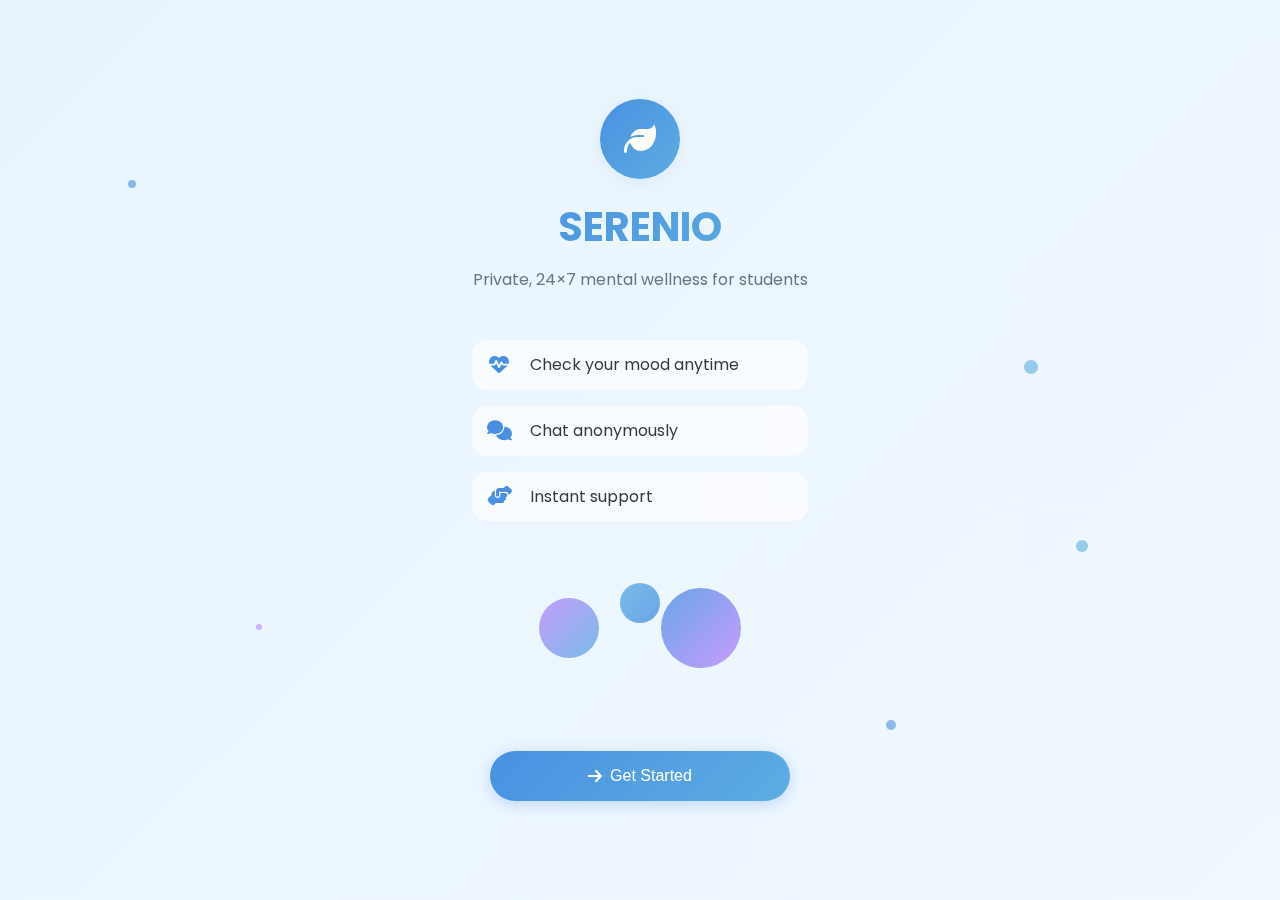
<file: index.html>
<!DOCTYPE html>
<html lang="en">
<head>
    <meta charset="UTF-8">
    <meta name="viewport" content="width=device-width, initial-scale=1.0">
    <title>Serenio - Mental Wellness for Students</title>
    <link href="https://fonts.googleapis.com/css2?family=Poppins:wght@300;400;500;600;700&display=swap" rel="stylesheet">
    <link rel="stylesheet" href="https://cdn.jsdelivr.net/npm/@fortawesome/fontawesome-free@6.4.0/css/all.min.css">
    <link rel="stylesheet" href="styles.css">
</head>
<body class="welcome-body">
    <div class="welcome-container">
        <!-- Logo and App Name -->
        <div class="logo-section">
            <div class="logo-circle">
                <i class="fas fa-leaf"></i>
            </div>
            <h1 class="app-name">SERENIO</h1>
            <p class="tagline">Private, 24×7 mental wellness for students</p>
        </div>

        <!-- Benefits Section -->
        <div class="benefits-section">
            <div class="benefit-item">
                <i class="fas fa-heart-pulse"></i>
                <span>Check your mood anytime</span>
            </div>
            <div class="benefit-item">
                <i class="fas fa-comments"></i>
                <span>Chat anonymously</span>
            </div>
            <div class="benefit-item">
                <i class="fas fa-hands-helping"></i>
                <span>Instant support</span>
            </div>
        </div>

        <!-- Illustration -->
        <div class="illustration">
            <div class="student-shape shape1"></div>
            <div class="student-shape shape2"></div>
            <div class="student-shape shape3"></div>
        </div>

        <!-- Get Started Button -->
        <div class="cta-section">
            <button class="btn-primary" onclick="window.location.href='login.html'">
                <i class="fas fa-arrow-right"></i>
                Get Started
            </button>
        </div>
    </div>

    <!-- Floating Particles -->
    <div class="floating-particles">
        <div class="particle particle1"></div>
        <div class="particle particle2"></div>
        <div class="particle particle3"></div>
        <div class="particle particle4"></div>
        <div class="particle particle5"></div>
    </div>
</body>
</html>
</file>
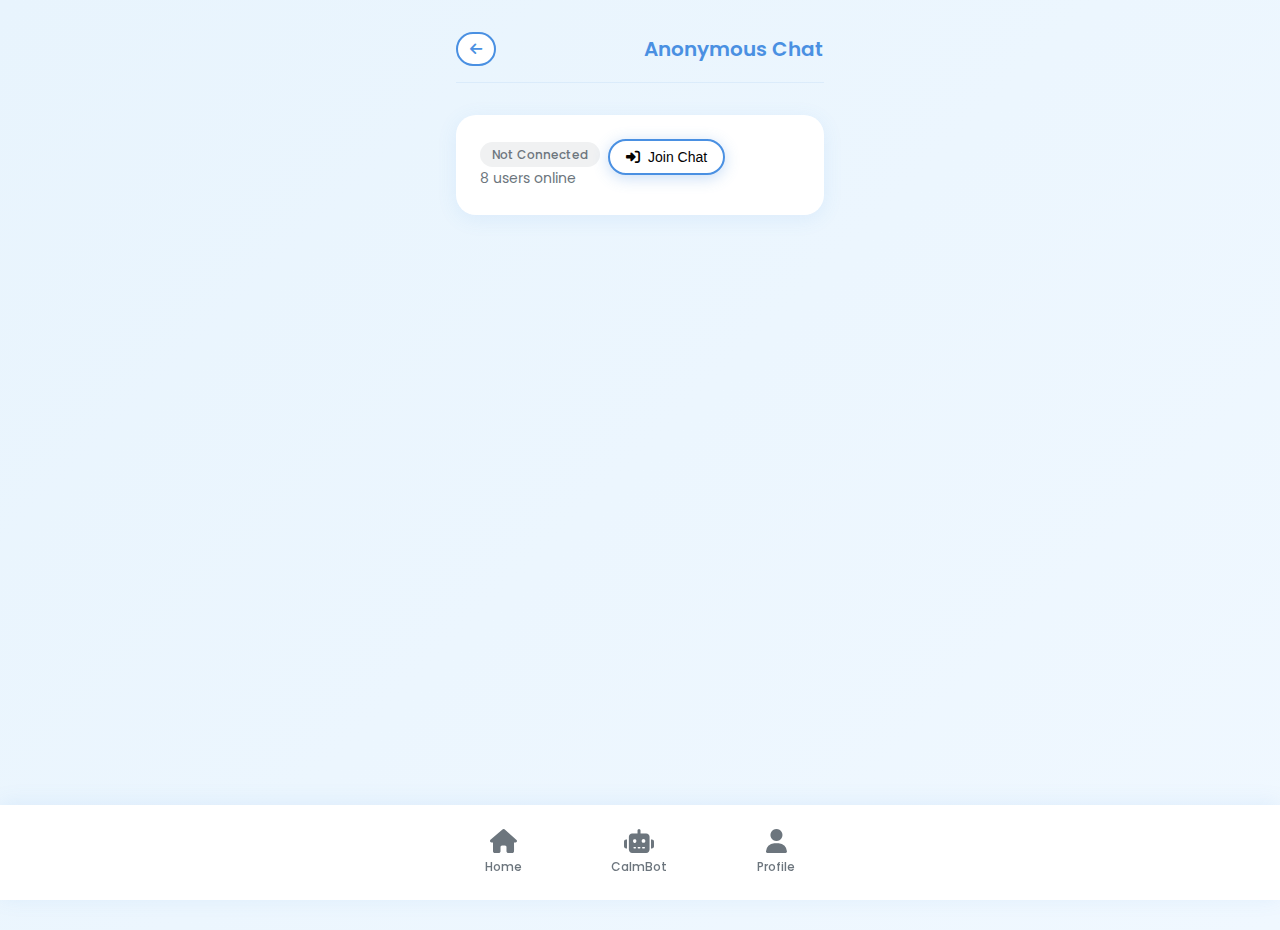
<file: anonymous-chat.html>
<!DOCTYPE html>
<html lang="en">
<head>
    <meta charset="UTF-8">
    <meta name="viewport" content="width=device-width, initial-scale=1.0">
    <title>Serenio - Anonymous Chat</title>
    <link href="https://fonts.googleapis.com/css2?family=Poppins:wght@300;400;500;600;700&display=swap" rel="stylesheet">
    <link rel="stylesheet" href="https://cdn.jsdelivr.net/npm/@fortawesome/fontawesome-free@6.4.0/css/all.min.css">
    <link rel="stylesheet" href="styles.css">
</head>
<body>
    <div class="page-container">
        <!-- Header -->
        <div class="app-header">
            <button class="btn-secondary btn-small" onclick="window.location.href='dashboard.html'" style="max-width: 40px;">
                <i class="fas fa-arrow-left"></i>
            </button>
            <h1 class="header-title">Anonymous Chat</h1>
            <!-- <button class="btn-secondary btn-small" onclick="showChatInfo()">
                <i class="fas fa-info-circle"></i>
            </button> -->
        </div>

        <!-- Page Content -->
        <div class="page-content">
            <!-- Chat Header -->
            <!-- <div class="chat-header">
                <div class="safety-notice">
                    <i class="fas fa-shield-alt" style="margin-right: 0.5rem;"></i>
                    This is a moderated anonymous space
                </div>
                <p style="margin: 0.5rem 0 0 0; font-size: 0.875rem; color: var(--medium-gray);">
                    Connect with others safely and anonymously
                </p>
            </div> -->

            <!-- Chat Status -->
            <div class="card">
                <div class="flex align-center justify-space-between">
                    <div>
                        <span id="chatStatus" class="status-indicator status-offline">Not Connected</span>
                        <p style="margin: 0; font-size: 0.875rem; color: var(--medium-gray);">
                            <span id="userCount">0</span> users online
                        </p>
                    </div>
                    <div class="chat-controls">
                        <button id="joinBtn" class="btn-primary btn-small join-btn" onclick="joinChat()">
                            <i class="fas fa-sign-in-alt"></i>
                            Join Chat
                        </button>
                        <button id="leaveBtn" class="btn-secondary btn-small leave-btn hidden" onclick="leaveChat()">
                            <i class="fas fa-sign-out-alt"></i>
                            Leave Chat
                        </button>
                    </div>
                </div>
            </div>

            <!-- Chat Container -->
            <div class="chat-container" id="chatContainer" style="display: none;">
                <!-- Chat Messages -->
                <div class="chat-messages" id="anonymousMessages">
                    <div class="anonymous-message">
                        <div class="message-header">System</div>
                        <div class="message-bubble message-bot" style="background: rgba(40, 167, 69, 0.1); color: var(--success);">
                            Welcome to the anonymous support chat! Be kind and respectful to others.
                        </div>
                    </div>
                </div>

                <!-- Chat Input -->
                <div class="chat-input-container">
                    <input type="text" id="anonymousChatInput" class="chat-input" 
                           placeholder="Type your message..." onkeypress="handleAnonymousKeyPress(event)">
                    <button class="send-btn" onclick="sendAnonymousMessage()">
                        <i class="fas fa-paper-plane"></i>
                    </button>
                </div>
            </div>

            <!-- Connection Guide -->
            
        </div>

        <!-- Bottom Navigation -->
        <nav class="bottom-nav">
            <div class="nav-container">
                <a href="dashboard.html" class="nav-item">
                    <i class="fas fa-home"></i>
                    <span>Home</span>
                </a>
                <a href="chatbot.html" class="nav-item">
                    <i class="fas fa-robot"></i>
                    <span>CalmBot</span>
                </a>
                <a href="profile.html" class="nav-item">
                    <i class="fas fa-user"></i>
                    <span>Profile</span>
                </a>
            </div>
        </nav>

        <!-- Chat Info Modal -->
        <div id="chatInfoModal" class="modal hidden">
            <div class="modal-content">
                <div class="modal-header">
                    <h3>Anonymous Chat Guidelines</h3>
                    <button class="close-modal" onclick="hideChatInfo()">
                        <i class="fas fa-times"></i>
                    </button>
                </div>
                <div class="modal-body">
                    <div style="margin-bottom: 1rem;">
                        <h4 style="color: var(--success); margin-bottom: 0.5rem;">
                            <i class="fas fa-check-circle"></i> Do:
                        </h4>
                        <ul style="margin-left: 1rem; color: var(--medium-gray);">
                            <li>Be supportive and empathetic</li>
                            <li>Share your experiences if comfortable</li>
                            <li>Listen actively to others</li>
                            <li>Encourage seeking professional help when appropriate</li>
                            <li>Report concerning messages to moderators</li>
                        </ul>
                    </div>
                    <div>
                        <h4 style="color: var(--danger); margin-bottom: 0.5rem;">
                            <i class="fas fa-times-circle"></i> Don't:
                        </h4>
                        <ul style="margin-left: 1rem; color: var(--medium-gray);">
                            <li>Share personal information (name, location, contact details)</li>
                            <li>Give medical or professional advice</li>
                            <li>Be judgmental or dismissive</li>
                            <li>Share graphic content or triggers without warnings</li>
                            <li>Engage in harmful or inappropriate conversations</li>
                        </ul>
                    </div>
                    <div class="mt-2" style="background: var(--light-blue); padding: 1rem; border-radius: 10px;">
                        <p style="margin: 0; font-size: 0.875rem; color: var(--primary-blue);">
                            <i class="fas fa-info-circle"></i>
                            <strong>Remember:</strong> This is peer support, not professional therapy. 
                            If you're in crisis, please contact emergency services or a crisis helpline.
                        </p>
                    </div>
                </div>
            </div>
        </div>
    </div>

    <script src="anonymous-chat.js"></script>
</body>
</html>
</file>
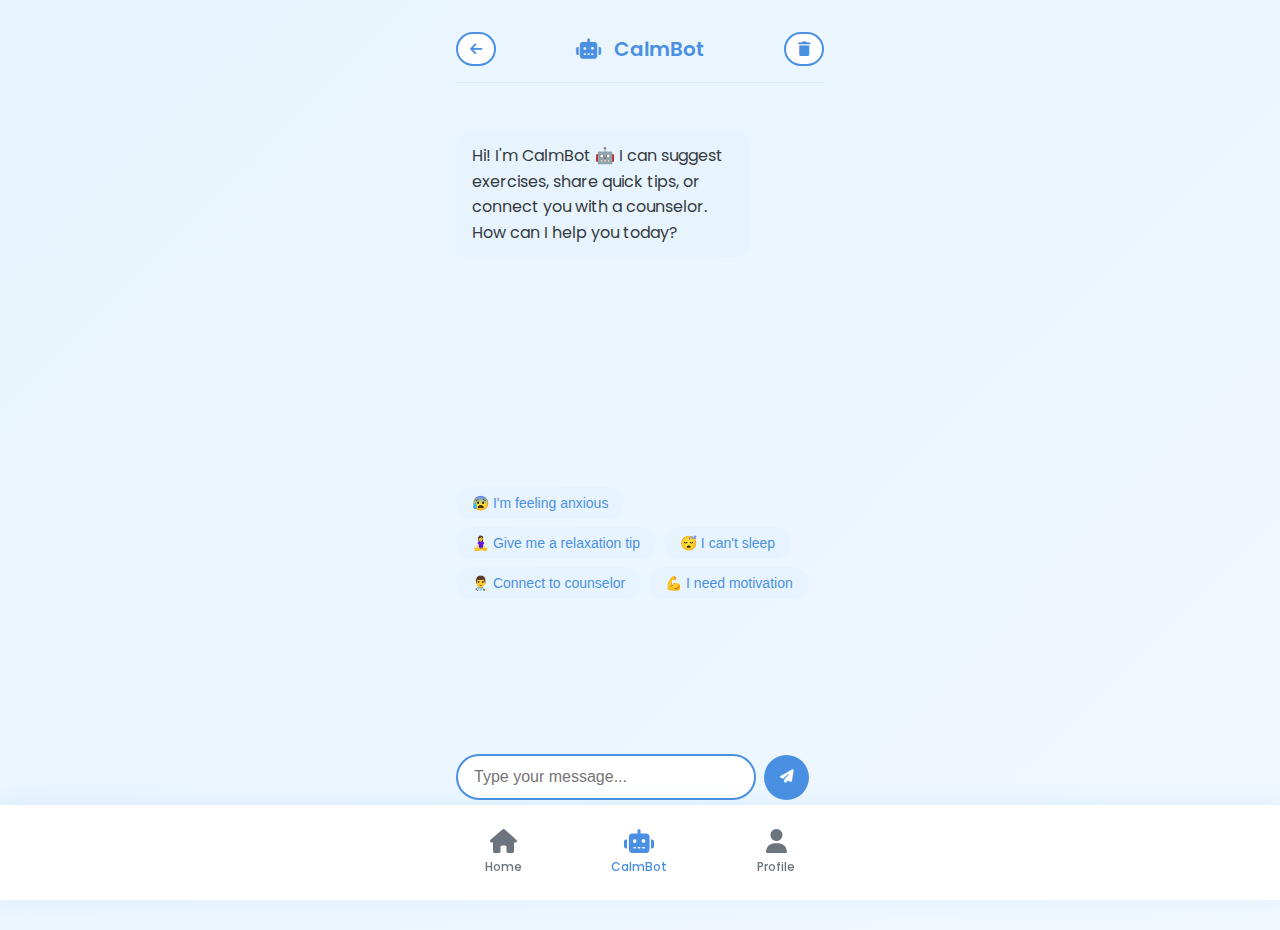
<file: chatbot.html>
<!DOCTYPE html>
<html lang="en">
<head>
    <meta charset="UTF-8">
    <meta name="viewport" content="width=device-width, initial-scale=1.0">
    <title>Serenio - CalmBot</title>
    <link href="https://fonts.googleapis.com/css2?family=Poppins:wght@300;400;500;600;700&display=swap" rel="stylesheet">
    <link rel="stylesheet" href="https://cdn.jsdelivr.net/npm/@fortawesome/fontawesome-free@6.4.0/css/all.min.css">
    <link rel="stylesheet" href="styles.css">
</head>
<body>
    <div class="page-container">
        <!-- Header -->
        <div class="app-header">
            <button class="btn-secondary btn-small" onclick="window.location.href='dashboard.html'" style="max-width: 40px;">
                <i class="fas fa-arrow-left"></i>
            </button>
            <h1 class="header-title">
                <i class="fas fa-robot" style="margin-right: 0.5rem;"></i>
                CalmBot
            </h1>
            <button class="btn-secondary btn-small" onclick="clearChat()" style="max-width: 40px;">
                <i class="fas fa-trash"></i>
            </button>
        </div>

        <!-- Page Content -->
        <div class="page-content">
            <!-- Chat Container -->
            <div class="chat-container">
                <!-- Chat Messages -->
                <div class="chat-messages" id="chatMessages">
                    <!-- Welcome Message -->
                    <div class="chat-message message-bot">
                        <div class="message-bubble">
                            Hi! I'm CalmBot 🤖 I can suggest exercises, share quick tips, or connect you with a counselor. How can I help you today?
                        </div>
                    </div>
                </div>

                <!-- Quick Replies -->
                <div class="quick-replies" id="quickReplies">
                    <button class="quick-reply" onclick="sendQuickReply('I\'m feeling anxious')">
                        😰 I'm feeling anxious
                    </button>
                    <button class="quick-reply" onclick="sendQuickReply('Give me a relaxation tip')">
                        🧘‍♀️ Give me a relaxation tip
                    </button>
                    <button class="quick-reply" onclick="sendQuickReply('I can\'t sleep')">
                        😴 I can't sleep
                    </button>
                    <button class="quick-reply" onclick="sendQuickReply('Connect to counselor')">
                        👨‍⚕️ Connect to counselor
                    </button>
                    <button class="quick-reply" onclick="sendQuickReply('I need motivation')">
                        💪 I need motivation
                    </button>
                </div>

                <!-- Chat Input -->
                <div class="chat-input-container">
                    <input type="text" id="chatInput" class="chat-input" 
                           placeholder="Type your message..." onkeypress="handleKeyPress(event)">
                    <button class="send-btn" onclick="sendMessage()">
                        <i class="fas fa-paper-plane"></i>
                    </button>
                </div>
            </div>
        </div>

        <!-- Bottom Navigation -->
        <nav class="bottom-nav">
            <div class="nav-container">
                <a href="dashboard.html" class="nav-item">
                    <i class="fas fa-home"></i>
                    <span>Home</span>
                </a>
                <a href="chatbot.html" class="nav-item active">
                    <i class="fas fa-robot"></i>
                    <span>CalmBot</span>
                </a>
                <a href="profile.html" class="nav-item">
                    <i class="fas fa-user"></i>
                    <span>Profile</span>
                </a>
            </div>
        </nav>

        <!-- Exercise Modal -->
        <div id="exerciseModal" class="modal hidden">
            <div class="modal-content">
                <div class="modal-header">
                    <h3 id="exerciseTitle">Relaxation Exercise</h3>
                    <button class="close-modal" onclick="closeExerciseModal()">
                        <i class="fas fa-times"></i>
                    </button>
                </div>
                <div class="modal-body text-center">
                    <div id="exerciseContent">
                        <!-- Exercise content will be dynamically inserted -->
                    </div>
                    <div class="mt-2">
                        <button class="btn-primary" onclick="startExercise()" id="startExerciseBtn">
                            <i class="fas fa-play"></i>
                            Start Exercise
                        </button>
                        <button class="btn-secondary" onclick="closeExerciseModal()">
                            <i class="fas fa-times"></i>
                            Close
                        </button>
                    </div>
                </div>
            </div>
        </div>
    </div>

    <script src="chatbot.js"></script>
</body>
</html>
</file>
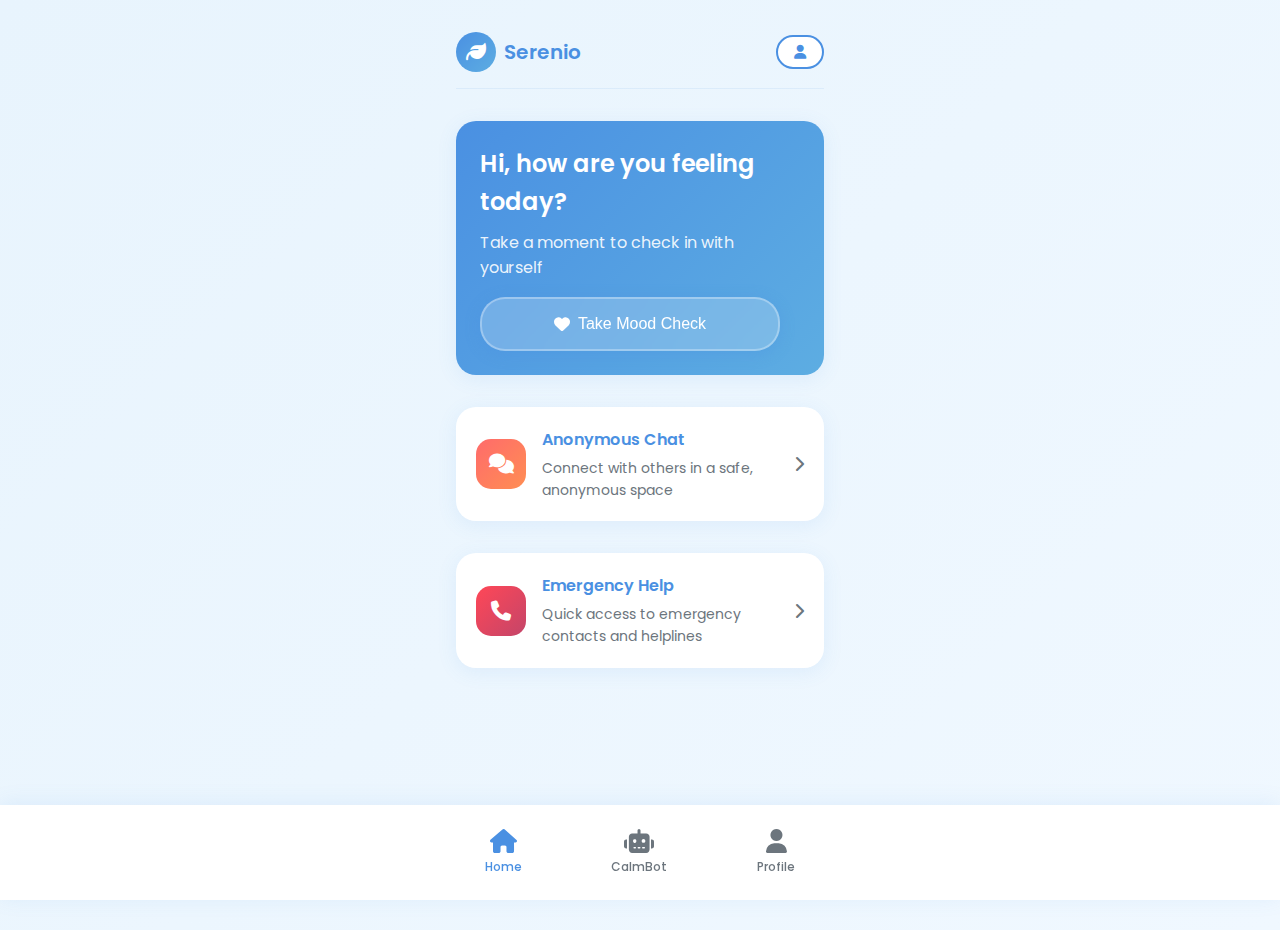
<file: dashboard.html>
<!DOCTYPE html>
<html lang="en">
<head>
    <meta charset="UTF-8">
    <meta name="viewport" content="width=device-width, initial-scale=1.0">
    <title>Serenio - Dashboard</title>
    <link href="https://fonts.googleapis.com/css2?family=Poppins:wght@300;400;500;600;700&display=swap" rel="stylesheet">
    <link rel="stylesheet" href="https://cdn.jsdelivr.net/npm/@fortawesome/fontawesome-free@6.4.0/css/all.min.css">
    <link rel="stylesheet" href="styles.css">
</head>
<body>
    <div class="page-container">
        <!-- Header -->
        <div class="app-header">
            <div class="header-logo">
                <div class="header-logo-icon">
                    <i class="fas fa-leaf"></i>
                </div>
                <h1 class="header-title">Serenio</h1>
            </div>
            <div class="header-actions">
                <button class="btn-secondary btn-small" onclick="showUserMenu()">
                    <i class="fas fa-user"></i>
                </button>
            </div>
        </div>

        <!-- Page Content -->
        <div class="page-content">
            <!-- Greeting Card -->
            <div class="greeting-card">
                <h2 id="userGreeting">Hi, how are you feeling today?</h2>
                <p>Take a moment to check in with yourself</p>
                <button class="btn-primary mood-check-btn" onclick="window.location.href='mood-check.html'">
                    <i class="fas fa-heart"></i>
                    Take Mood Check
                </button>
            </div>

            <!-- Feature Grid -->
            <div class="feature-grid">
                <!-- Anonymous Chat -->
                <div class="card feature-card" onclick="window.location.href='anonymous-chat.html'">
                    <div class="feature-icon chat">
                        <i class="fas fa-comments"></i>
                    </div>
                    <div class="feature-info">
                        <h3>Anonymous Chat</h3>
                        <p>Connect with others in a safe, anonymous space</p>
                    </div>
                    <i class="fas fa-chevron-right" style="color: var(--medium-gray);"></i>
                </div>

                <!-- Emergency Help -->
                <div class="card feature-card" onclick="window.location.href='emergency-help.html'">
                    <div class="feature-icon emergency">
                        <i class="fas fa-phone"></i>
                    </div>
                    <div class="feature-info">
                        <h3>Emergency Help</h3>
                        <p>Quick access to emergency contacts and helplines</p>
                    </div>
                    <i class="fas fa-chevron-right" style="color: var(--medium-gray);"></i>
                </div>

                <!-- Resources -->
                <!-- <div class="card feature-card" onclick="window.location.href='resources.html'">
                    <div class="feature-icon resources">
                        <i class="fas fa-book-open"></i>
                    </div>
                    <div class="feature-info">
                        <h3>Resources</h3>
                        <p>Helpful guides, exercises, and wellness tips</p>
                    </div>
                    <i class="fas fa-chevron-right" style="color: var(--medium-gray);"></i>
                </div> -->
            </div>
        </div>

        <!-- Bottom Navigation -->
        <nav class="bottom-nav">
            <div class="nav-container">
                <a href="dashboard.html" class="nav-item active">
                    <i class="fas fa-home"></i>
                    <span>Home</span>
                </a>
                <a href="chatbot.html" class="nav-item">
                    <i class="fas fa-robot"></i>
                    <span>CalmBot</span>
                </a>
                <a href="profile.html" class="nav-item">
                    <i class="fas fa-user"></i>
                    <span>Profile</span>
                </a>
            </div>
        </nav>

        <!-- User Menu Modal (Hidden by default) -->
        <div id="userMenuModal" class="modal hidden">
            <div class="modal-content">
                <div class="modal-header">
                    <h3>User Menu</h3>
                    <button class="close-modal" onclick="hideUserMenu()">
                        <i class="fas fa-times"></i>
                    </button>
                </div>
                <div class="modal-body">
                    <div class="menu-item" onclick="window.location.href='profile.html'">
                        <i class="fas fa-user"></i>
                        <span>View Profile</span>
                    </div>
                    <div class="menu-item" onclick="window.location.href='counselors.html'">
                        <i class="fas fa-user-md"></i>
                        <span>Connect to Counselor</span>
                    </div>
                    <div class="menu-item" onclick="logout()">
                        <i class="fas fa-sign-out-alt"></i>
                        <span>Sign Out</span>
                    </div>
                </div>
            </div>
        </div>
    </div>

    <script src="dashboard.js"></script>
</body>
</html>
</file>
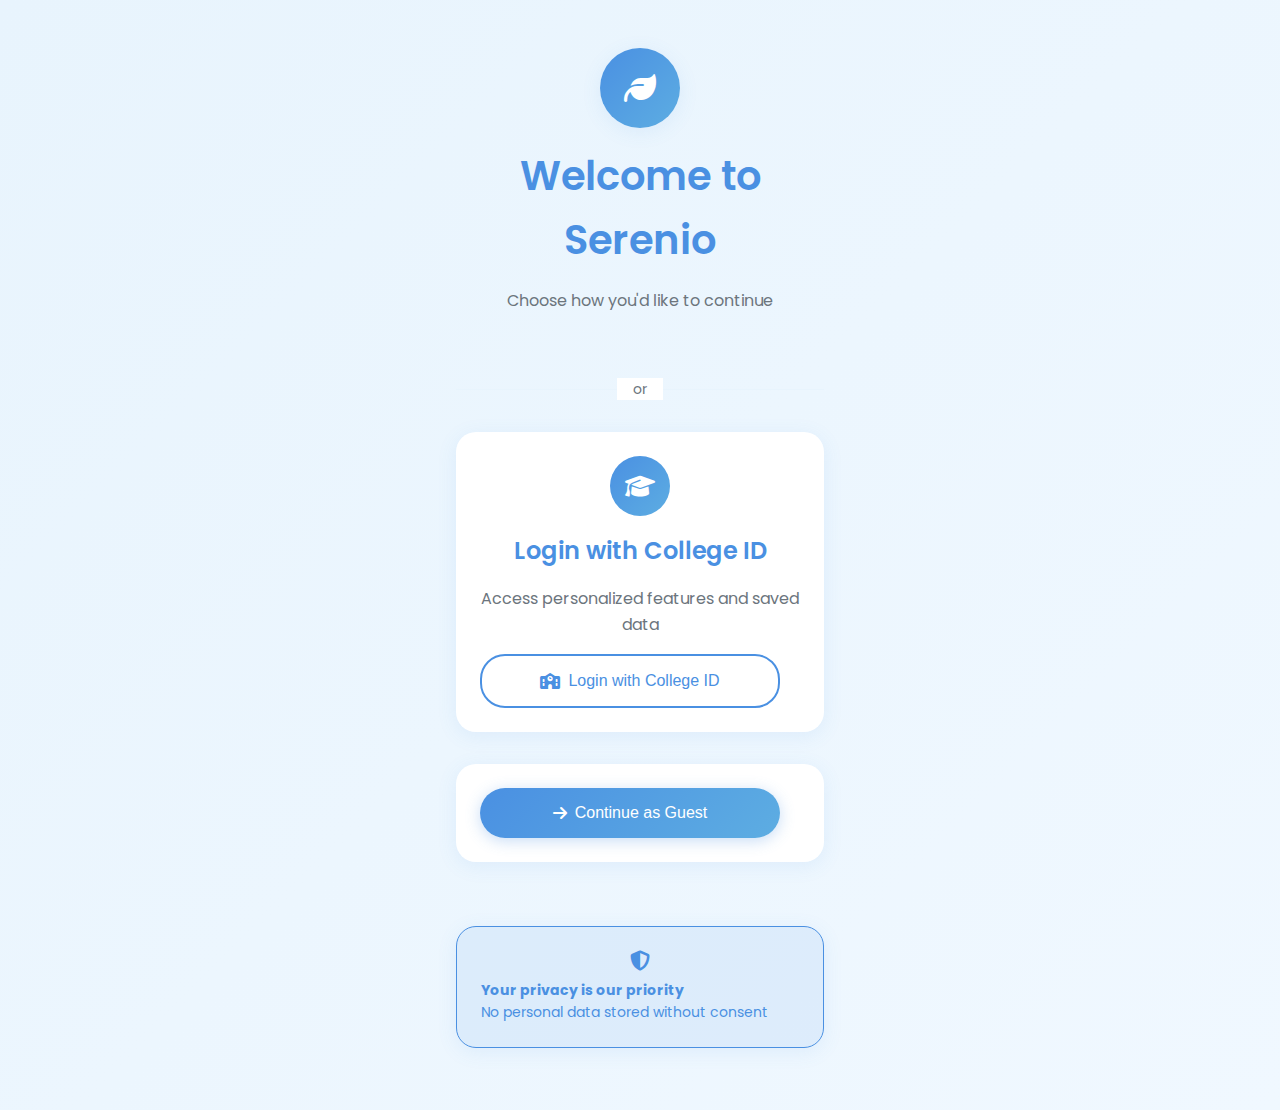
<file: login.html>
<!DOCTYPE html>
<html lang="en">
<head>
    <meta charset="UTF-8">
    <meta name="viewport" content="width=device-width, initial-scale=1.0">
    <title>Welcome to Serenio - Login</title>
    <link href="https://fonts.googleapis.com/css2?family=Poppins:wght@300;400;500;600;700&display=swap" rel="stylesheet">
    <link rel="stylesheet" href="https://cdn.jsdelivr.net/npm/@fortawesome/fontawesome-free@6.4.0/css/all.min.css">
    <link rel="stylesheet" href="styles.css">
</head>
<body>
    <div class="page-container">
        <!-- Header -->
        <div class="page-header">
            <div class="logo-circle" style="margin: 0 auto 1rem;">
                <i class="fas fa-leaf"></i>
            </div>
            <h1>Welcome to Serenio</h1>
            <p>Choose how you'd like to continue</p>
        </div>

        <!-- Login Options -->
        <div class="page-content">
            <div class="login-options">

                <div class="divider">
                    <span>or</span>
                </div>

                <!-- Login with College ID -->
                <div class="card login-card">
                    <div class="login-option-icon">
                        <i class="fas fa-graduation-cap"></i>
                    </div>
                    <h3>Login with College ID</h3>
                    <p>Access personalized features and saved data</p>
                    <button class="btn-secondary" onclick="showCollegeLogin()">
                        <i class="fas fa-school"></i>
                        Login with College ID
                    </button>
                </div>
                
                <!-- Continue as Guest -->
                <div class="card login-card">
                    <button class="btn-primary" onclick="window.location.href='dashboard.html'">
                        <i class="fas fa-arrow-right"></i>
                        Continue as Guest
                    </button>
                </div>
            </div>

            <!-- College Login Form (Hidden by default) -->
            <div id="collegeLoginForm" class="hidden">
                <div class="card">
                    <h3>College Login</h3>
                    <div class="form-group">
                        <label class="form-label" for="collegeId">College ID</label>
                        <input type="text" id="collegeId" class="form-input" placeholder="Enter your college ID">
                    </div>
                    <div class="form-group">
                        <label class="form-label" for="password">Password</label>
                        <input type="password" id="password" class="form-input" placeholder="Enter your password">
                    </div>
                    <button class="btn-primary" onclick="handleCollegeLogin()">
                        <i class="fas fa-sign-in-alt"></i>
                        Sign In
                    </button>
                    <button class="btn-secondary btn-small mt-1" onclick="hideCollegeLogin()">
                        <i class="fas fa-arrow-left"></i>
                        Back to Options
                    </button>
                </div>
            </div>
        </div>

        <!-- Privacy Notice -->
        <div class="privacy-notice">
            <div class="card" style="background: rgba(74, 144, 226, 0.1); border: 1px solid var(--primary-blue);">
                <div class="privacy-icon">
                    <i class="fas fa-shield-alt"></i>
                </div>
                <p style="color: var(--primary-blue); margin: 0; font-size: 0.875rem;">
                    <strong>Your privacy is our priority</strong><br>
                    No personal data stored without consent
                </p>
            </div>
        </div>
    </div>

    <script src="login.js"></script>
</body>
</html>
</file>
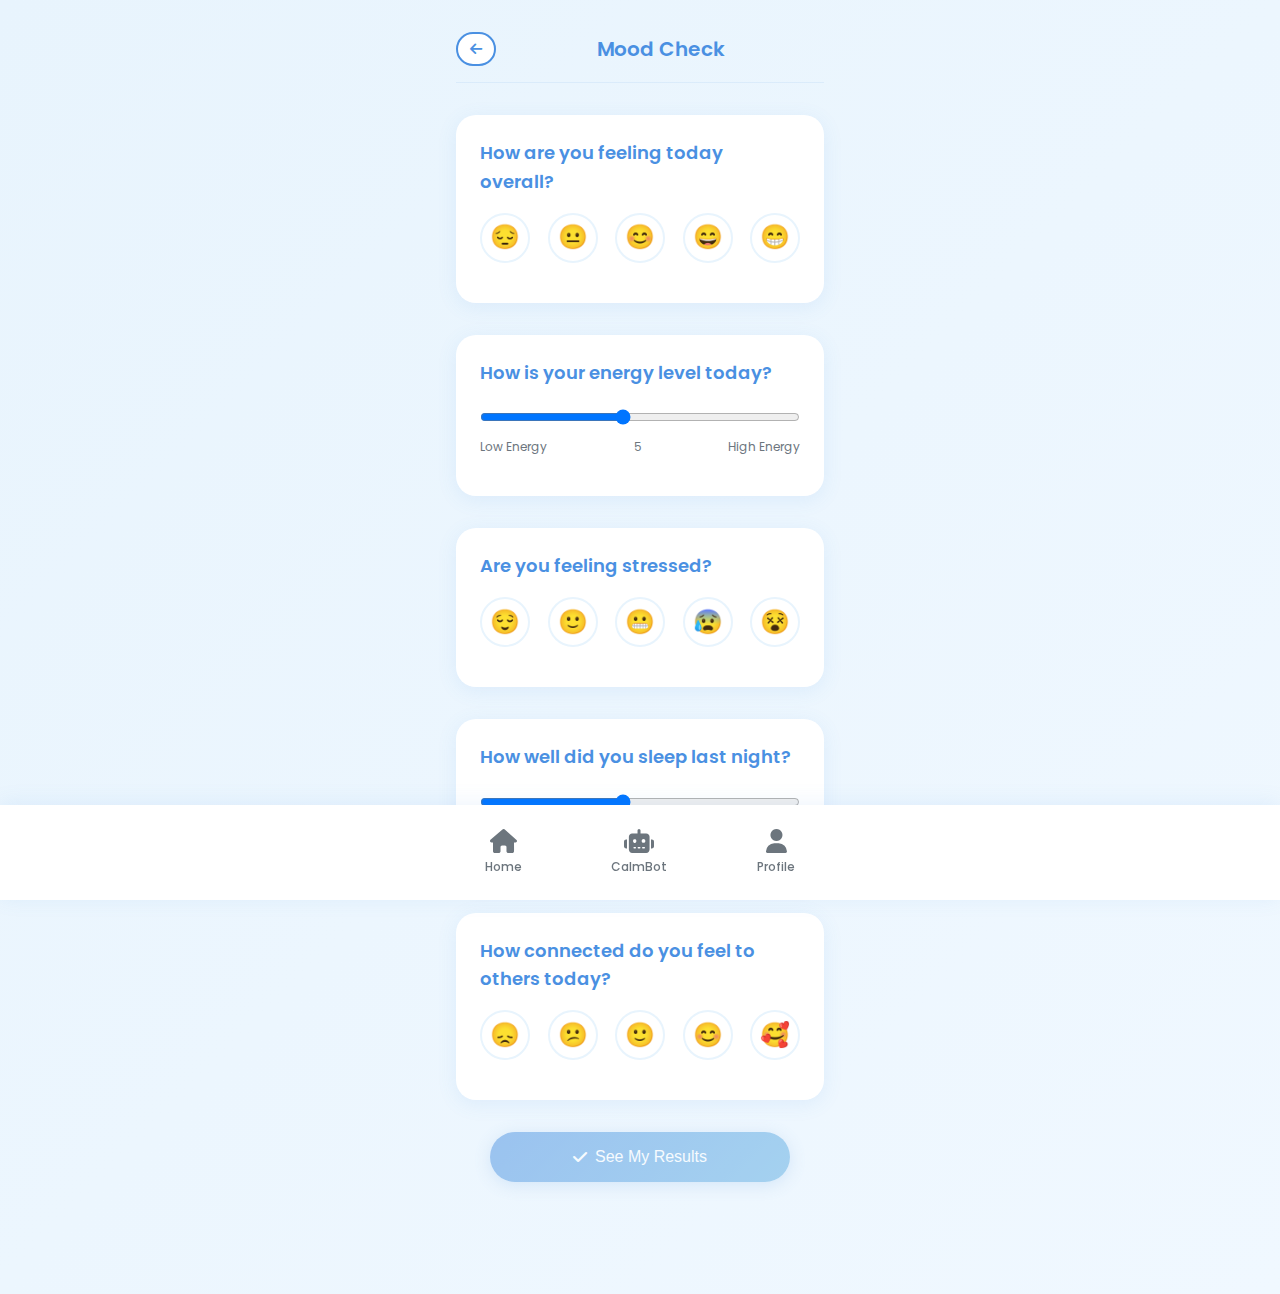
<file: mood-check.html>
<!DOCTYPE html>
<html lang="en">
<head>
    <meta charset="UTF-8">
    <meta name="viewport" content="width=device-width, initial-scale=1.0">
    <title>Serenio - Mood Check</title>
    <link href="https://fonts.googleapis.com/css2?family=Poppins:wght@300;400;500;600;700&display=swap" rel="stylesheet">
    <link rel="stylesheet" href="https://cdn.jsdelivr.net/npm/@fortawesome/fontawesome-free@6.4.0/css/all.min.css">
    <link rel="stylesheet" href="styles.css">
</head>
<body>
    <div class="page-container" style="margin-bottom: 80px;">
        <!-- Header -->
        <div class="app-header">
            <button class="btn-secondary btn-small" onclick="window.location.href='dashboard.html'" style="max-width: 40px;">
                <i class="fas fa-arrow-left"></i>
            </button>
            <h1 class="header-title">Mood Check</h1>
            <div></div>
        </div>

        <!-- Page Content -->
        <div class="page-content">
            <!-- Mood Check Questions -->
            <div id="moodQuestions" class="mood-questions">
                <!-- Question 1: Overall Mood -->
                <div class="card mood-question">
                    <h3>How are you feeling today overall?</h3>
                    <div class="emoji-selector">
                        <div class="emoji-option" data-value="1" onclick="selectEmoji(this, 'overall')">😔</div>
                        <div class="emoji-option" data-value="2" onclick="selectEmoji(this, 'overall')">😐</div>
                        <div class="emoji-option" data-value="3" onclick="selectEmoji(this, 'overall')">😊</div>
                        <div class="emoji-option" data-value="4" onclick="selectEmoji(this, 'overall')">😄</div>
                        <div class="emoji-option" data-value="5" onclick="selectEmoji(this, 'overall')">😁</div>
                    </div>
                </div>

                <!-- Question 2: Energy Level -->
                <div class="card mood-question">
                    <h3>How is your energy level today?</h3>
                    <div class="slider-container">
                        <input type="range" id="energySlider" class="mood-slider" min="1" max="10" value="5" 
                               oninput="updateSliderValue('energy', this.value)">
                        <div class="slider-labels">
                            <span>Low Energy</span>
                            <span id="energyValue">5</span>
                            <span>High Energy</span>
                        </div>
                    </div>
                </div>

                <!-- Question 3: Stress Level -->
                <div class="card mood-question">
                    <h3>Are you feeling stressed?</h3>
                    <div class="emoji-selector">
                        <div class="emoji-option" data-value="1" onclick="selectEmoji(this, 'stress')">😌</div>
                        <div class="emoji-option" data-value="2" onclick="selectEmoji(this, 'stress')">🙂</div>
                        <div class="emoji-option" data-value="3" onclick="selectEmoji(this, 'stress')">😬</div>
                        <div class="emoji-option" data-value="4" onclick="selectEmoji(this, 'stress')">😰</div>
                        <div class="emoji-option" data-value="5" onclick="selectEmoji(this, 'stress')">😵</div>
                    </div>
                </div>

                <!-- Question 4: Sleep Quality -->
                <div class="card mood-question">
                    <h3>How well did you sleep last night?</h3>
                    <div class="slider-container">
                        <input type="range" id="sleepSlider" class="mood-slider" min="1" max="10" value="5" 
                               oninput="updateSliderValue('sleep', this.value)">
                        <div class="slider-labels">
                            <span>Poor Sleep</span>
                            <span id="sleepValue">5</span>
                            <span>Great Sleep</span>
                        </div>
                    </div>
                </div>

                <!-- Question 5: Social Connection -->
                <div class="card mood-question">
                    <h3>How connected do you feel to others today?</h3>
                    <div class="emoji-selector">
                        <div class="emoji-option" data-value="1" onclick="selectEmoji(this, 'social')">😞</div>
                        <div class="emoji-option" data-value="2" onclick="selectEmoji(this, 'social')">😕</div>
                        <div class="emoji-option" data-value="3" onclick="selectEmoji(this, 'social')">🙂</div>
                        <div class="emoji-option" data-value="4" onclick="selectEmoji(this, 'social')">😊</div>
                        <div class="emoji-option" data-value="5" onclick="selectEmoji(this, 'social')">🥰</div>
                    </div>
                </div>

                <!-- Submit Button -->
                <div style="display: flex; align-items: center; justify-content: center;">
                <button class="btn-primary" onclick="calculateMoodResult()" id="submitMoodCheck">
                    <i class="fas fa-check"></i>
                    See My Results
                </button>
                </div>
            </div>

            <!-- Mood Results (Hidden by default) -->
            <div id="moodResults" class="mood-result hidden">
                <div class="card text-center">
                    <div class="mood-emoji" id="resultEmoji">😊</div>
                    <h2 id="resultTitle">Your Mood Today: Good</h2>
                    <p id="resultDescription">You're doing well today! Keep it up.</p>
                    
                    <div class="suggestion-cards">
                        <div class="suggestion-card">
                            <h4>💆‍♀️ Recommended for You</h4>
                            <p id="suggestionText">Try a 5-minute breathing exercise</p>
                            <button class="btn-secondary" onclick="startBreathingExercise()">
                                <i class="fas fa-play"></i>
                                Start Exercise
                            </button>
                        </div>
                        
                        <div class="suggestion-card">
                            <h4>💬 Need to Talk?</h4>
                            <p>Connect with others or get professional support</p>
                            <div class="flex gap-1">
                                <button class="btn-secondary btn-small" onclick="window.location.href='anonymous-chat.html'">
                                    <i class="fas fa-comments"></i>
                                    Chat Anonymously
                                </button>
                                <button class="btn-secondary btn-small" onclick="window.location.href='counselors.html'">
                                    <i class="fas fa-user-md"></i>
                                    Find Counselor
                                </button>
                            </div>
                        </div>
                    </div>
                    
                    <button class="btn-primary mt-2" onclick="retakeMoodCheck()">
                        <i class="fas fa-redo"></i>
                        Take Another Check
                    </button>
                </div>
            </div>

            <!-- Breathing Exercise Modal -->
            <div id="breathingModal" class="modal hidden">
                <div class="modal-content">
                    <div class="modal-header">
                        <h3>5-Minute Breathing Exercise</h3>
                        <button class="close-modal" onclick="stopBreathingExercise()">
                            <i class="fas fa-times"></i>
                        </button>
                    </div>
                    <div class="modal-body text-center">
                        <div class="breathing-circle" id="breathingCircle">
                            <div class="breathing-text" id="breathingText">Get Ready</div>
                        </div>
                        <div class="breathing-controls mt-2">
                            <button id="breathingStartBtn" class="btn-primary" onclick="startBreathing()">
                                <i class="fas fa-play"></i>
                                Start
                            </button>
                            <button id="breathingStopBtn" class="btn-secondary hidden" onclick="stopBreathing()">
                                <i class="fas fa-pause"></i>
                                Stop
                            </button>
                        </div>
                        <div class="breathing-progress mt-1">
                            <span id="breathingTimer">5:00</span>
                        </div>
                    </div>
                </div>
            </div>
        </div>

        <!-- Bottom Navigation -->
        <nav class="bottom-nav">
            <div class="nav-container">
                <a href="dashboard.html" class="nav-item">
                    <i class="fas fa-home"></i>
                    <span>Home</span>
                </a>
                <a href="chatbot.html" class="nav-item">
                    <i class="fas fa-robot"></i>
                    <span>CalmBot</span>
                </a>
                <a href="profile.html" class="nav-item">
                    <i class="fas fa-user"></i>
                    <span>Profile</span>
                </a>
            </div>
        </nav>
    </div>

    <script src="mood-check.js"></script>
</body>

</html>
</file>
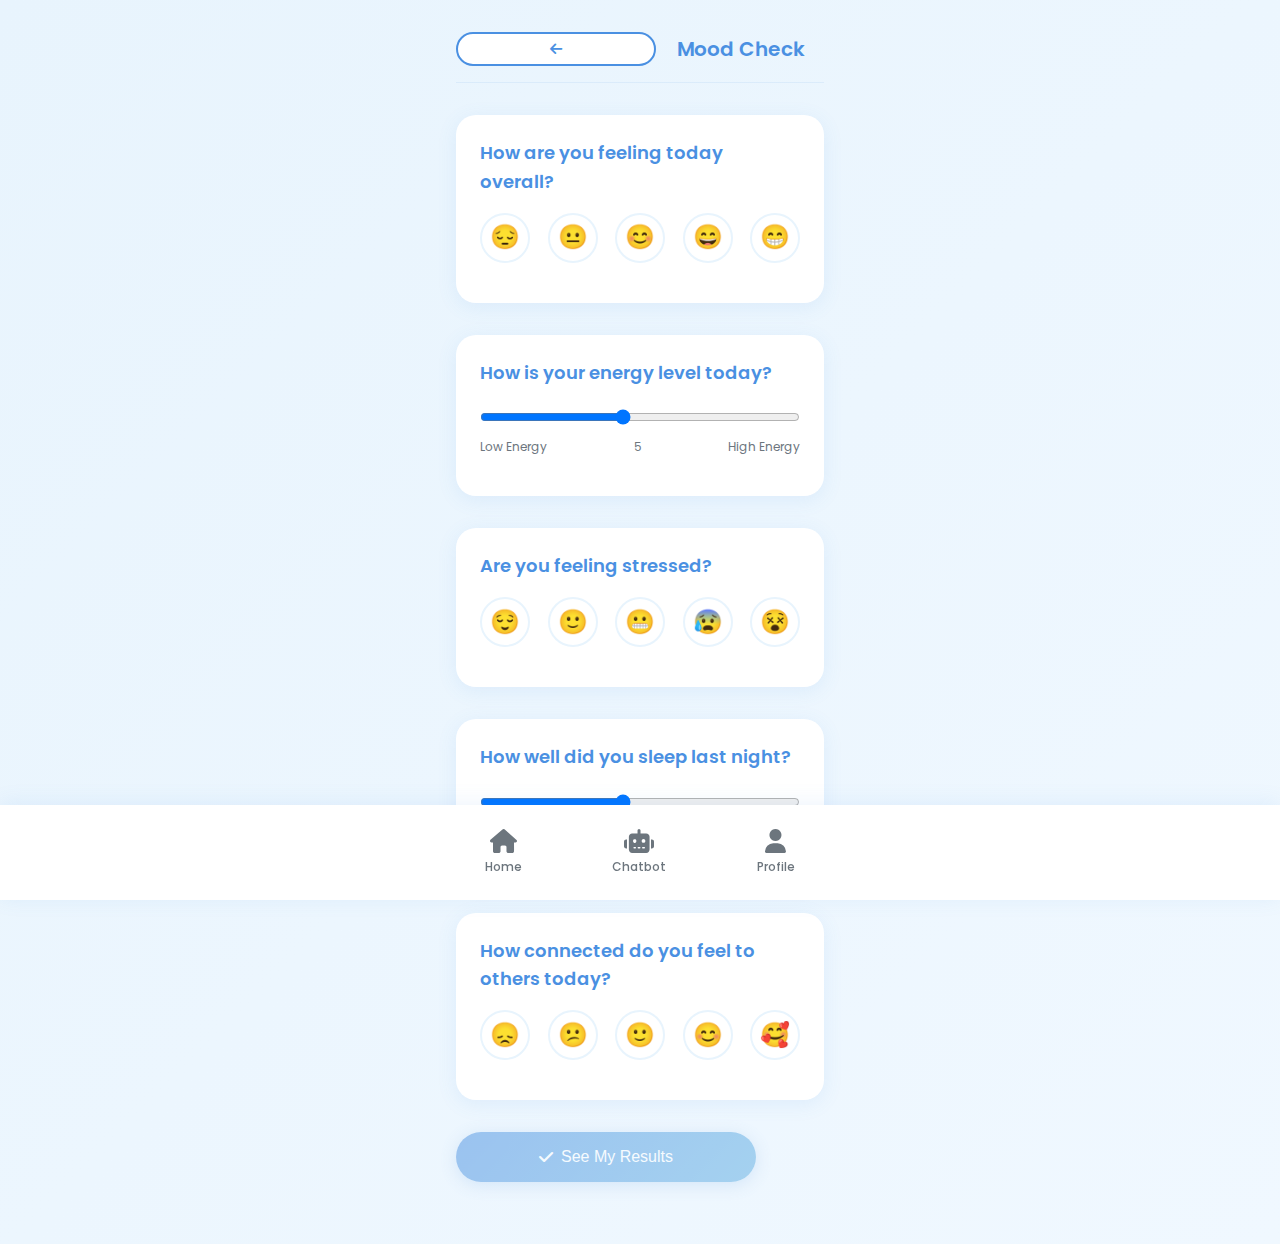
<file: Code/mood-check.html>
<!DOCTYPE html>
<html lang="en">
<head>
    <meta charset="UTF-8">
    <meta name="viewport" content="width=device-width, initial-scale=1.0">
    <title>Serenio - Mood Check</title>
    <link href="https://fonts.googleapis.com/css2?family=Poppins:wght@300;400;500;600;700&display=swap" rel="stylesheet">
    <link rel="stylesheet" href="https://cdn.jsdelivr.net/npm/@fortawesome/fontawesome-free@6.4.0/css/all.min.css">
    <link rel="stylesheet" href="styles.css">
</head>
<body>
    <div class="page-container">
        <!-- Header -->
        <div class="app-header">
            <button class="btn-secondary btn-small" onclick="window.location.href='dashboard.html'">
                <i class="fas fa-arrow-left"></i>
            </button>
            <h1 class="header-title">Mood Check</h1>
            <div></div>
        </div>

        <!-- Page Content -->
        <div class="page-content">
            <!-- Mood Check Questions -->
            <div id="moodQuestions" class="mood-questions">
                <!-- Question 1: Overall Mood -->
                <div class="card mood-question">
                    <h3>How are you feeling today overall?</h3>
                    <div class="emoji-selector">
                        <div class="emoji-option" data-value="1" onclick="selectEmoji(this, 'overall')">😔</div>
                        <div class="emoji-option" data-value="2" onclick="selectEmoji(this, 'overall')">😐</div>
                        <div class="emoji-option" data-value="3" onclick="selectEmoji(this, 'overall')">😊</div>
                        <div class="emoji-option" data-value="4" onclick="selectEmoji(this, 'overall')">😄</div>
                        <div class="emoji-option" data-value="5" onclick="selectEmoji(this, 'overall')">😁</div>
                    </div>
                </div>

                <!-- Question 2: Energy Level -->
                <div class="card mood-question">
                    <h3>How is your energy level today?</h3>
                    <div class="slider-container">
                        <input type="range" id="energySlider" class="mood-slider" min="1" max="10" value="5" 
                               oninput="updateSliderValue('energy', this.value)">
                        <div class="slider-labels">
                            <span>Low Energy</span>
                            <span id="energyValue">5</span>
                            <span>High Energy</span>
                        </div>
                    </div>
                </div>

                <!-- Question 3: Stress Level -->
                <div class="card mood-question">
                    <h3>Are you feeling stressed?</h3>
                    <div class="emoji-selector">
                        <div class="emoji-option" data-value="1" onclick="selectEmoji(this, 'stress')">😌</div>
                        <div class="emoji-option" data-value="2" onclick="selectEmoji(this, 'stress')">🙂</div>
                        <div class="emoji-option" data-value="3" onclick="selectEmoji(this, 'stress')">😬</div>
                        <div class="emoji-option" data-value="4" onclick="selectEmoji(this, 'stress')">😰</div>
                        <div class="emoji-option" data-value="5" onclick="selectEmoji(this, 'stress')">😵</div>
                    </div>
                </div>

                <!-- Question 4: Sleep Quality -->
                <div class="card mood-question">
                    <h3>How well did you sleep last night?</h3>
                    <div class="slider-container">
                        <input type="range" id="sleepSlider" class="mood-slider" min="1" max="10" value="5" 
                               oninput="updateSliderValue('sleep', this.value)">
                        <div class="slider-labels">
                            <span>Poor Sleep</span>
                            <span id="sleepValue">5</span>
                            <span>Great Sleep</span>
                        </div>
                    </div>
                </div>

                <!-- Question 5: Social Connection -->
                <div class="card mood-question">
                    <h3>How connected do you feel to others today?</h3>
                    <div class="emoji-selector">
                        <div class="emoji-option" data-value="1" onclick="selectEmoji(this, 'social')">😞</div>
                        <div class="emoji-option" data-value="2" onclick="selectEmoji(this, 'social')">😕</div>
                        <div class="emoji-option" data-value="3" onclick="selectEmoji(this, 'social')">🙂</div>
                        <div class="emoji-option" data-value="4" onclick="selectEmoji(this, 'social')">😊</div>
                        <div class="emoji-option" data-value="5" onclick="selectEmoji(this, 'social')">🥰</div>
                    </div>
                </div>

                <!-- Submit Button -->
                <button class="btn-primary" onclick="calculateMoodResult()" id="submitMoodCheck">
                    <i class="fas fa-check"></i>
                    See My Results
                </button>
            </div>

            <!-- Mood Results (Hidden by default) -->
            <div id="moodResults" class="mood-result hidden">
                <div class="card text-center">
                    <div class="mood-emoji" id="resultEmoji">😊</div>
                    <h2 id="resultTitle">Your Mood Today: Good</h2>
                    <p id="resultDescription">You're doing well today! Keep it up.</p>
                    
                    <div class="suggestion-cards">
                        <div class="suggestion-card">
                            <h4>💆‍♀️ Recommended for You</h4>
                            <p id="suggestionText">Try a 5-minute breathing exercise</p>
                            <button class="btn-secondary" onclick="startBreathingExercise()">
                                <i class="fas fa-play"></i>
                                Start Exercise
                            </button>
                        </div>
                        
                        <div class="suggestion-card">
                            <h4>💬 Need to Talk?</h4>
                            <p>Connect with others or get professional support</p>
                            <div class="flex gap-1">
                                <button class="btn-secondary btn-small" onclick="window.location.href='anonymous-chat.html'">
                                    <i class="fas fa-comments"></i>
                                    Chat Anonymously
                                </button>
                                <button class="btn-secondary btn-small" onclick="window.location.href='counselors.html'">
                                    <i class="fas fa-user-md"></i>
                                    Find Counselor
                                </button>
                            </div>
                        </div>
                    </div>
                    
                    <button class="btn-primary mt-2" onclick="retakeMoodCheck()">
                        <i class="fas fa-redo"></i>
                        Take Another Check
                    </button>
                </div>
            </div>

            <!-- Breathing Exercise Modal -->
            <div id="breathingModal" class="modal hidden">
                <div class="modal-content">
                    <div class="modal-header">
                        <h3>5-Minute Breathing Exercise</h3>
                        <button class="close-modal" onclick="stopBreathingExercise()">
                            <i class="fas fa-times"></i>
                        </button>
                    </div>
                    <div class="modal-body text-center">
                        <div class="breathing-circle" id="breathingCircle">
                            <div class="breathing-text" id="breathingText">Get Ready</div>
                        </div>
                        <div class="breathing-controls mt-2">
                            <button id="breathingStartBtn" class="btn-primary" onclick="startBreathing()">
                                <i class="fas fa-play"></i>
                                Start
                            </button>
                            <button id="breathingStopBtn" class="btn-secondary hidden" onclick="stopBreathing()">
                                <i class="fas fa-pause"></i>
                                Stop
                            </button>
                        </div>
                        <div class="breathing-progress mt-1">
                            <span id="breathingTimer">5:00</span>
                        </div>
                    </div>
                </div>
            </div>
        </div>

        <!-- Bottom Navigation -->
        <nav class="bottom-nav">
            <div class="nav-container">
                <a href="dashboard.html" class="nav-item">
                    <i class="fas fa-home"></i>
                    <span>Home</span>
                </a>
                <a href="chatbot.html" class="nav-item">
                    <i class="fas fa-robot"></i>
                    <span>Chatbot</span>
                </a>
                <a href="profile.html" class="nav-item">
                    <i class="fas fa-user"></i>
                    <span>Profile</span>
                </a>
            </div>
        </nav>
    </div>

    <script src="mood-check.js"></script>
</body>
</html>
</file>
<file: styles.css>
/* Serenio App - Global Styles */
:root {
    /* Color Palette */
    --primary-blue: #4A90E2;
    --light-blue: #E8F4FD;
    --teal: #5DADE2;
    --soft-purple: #BB86FC;
    --white: #FFFFFF;
    --light-gray: #F8F9FA;
    --medium-gray: #6C757D;
    --dark-gray: #343A40;
    --success: #28A745;
    --warning: #FFC107;
    --danger: #DC3545;
    --gradient-bg: linear-gradient(135deg, #E8F4FD 0%, #F0F8FF 100%);
    --card-shadow: 0 4px 20px rgba(74, 144, 226, 0.1);
    --btn-shadow: 0 3px 15px rgba(74, 144, 226, 0.3);
}

* {
    margin: 0;
    padding: 0;
    box-sizing: border-box;
}

body {
    font-family: 'Poppins', sans-serif;
    background: var(--gradient-bg);
    color: var(--dark-gray);
    line-height: 1.6;
    min-height: 100vh;
}

/* Typography */
h1, h2, h3, h4, h5, h6 {
    font-weight: 600;
    margin-bottom: 1rem;
    color: var(--primary-blue);
}

h1 { font-size: 2.5rem; }
h2 { font-size: 2rem; }
h3 { font-size: 1.5rem; }
h4 { font-size: 1.25rem; }

p {
    margin-bottom: 1rem;
    color: var(--medium-gray);
}

/* Buttons */
.btn-primary {
    background: linear-gradient(135deg, var(--primary-blue) 0%, var(--teal) 100%);
    color: white;
    border: none;
    padding: 1rem 2rem;
    border-radius: 25px;
    font-size: 1rem;
    font-weight: 500;
    cursor: pointer;
    transition: all 0.3s ease;
    box-shadow: var(--btn-shadow);
    display: flex;
    align-items: center;
    gap: 0.5rem;
    justify-content: center;
    width: 100%;
    max-width: 300px;
}

.btn-primary:hover {
    transform: translateY(-2px);
    box-shadow: 0 6px 25px rgba(74, 144, 226, 0.4);
}

.btn-secondary {
    background: var(--white);
    color: var(--primary-blue);
    border: 2px solid var(--primary-blue);
    padding: 1rem 2rem;
    border-radius: 25px;
    font-size: 1rem;
    font-weight: 500;
    cursor: pointer;
    transition: all 0.3s ease;
    display: flex;
    align-items: center;
    gap: 0.5rem;
    justify-content: center;
    width: 100%;
    max-width: 300px;
}

.btn-secondary:hover {
    background: var(--primary-blue);
    color: white;
    transform: translateY(-2px);
}

.btn-small {
    padding: 0.5rem 1rem;
    font-size: 0.875rem;
    border-radius: 20px;
    max-width: 200px;
}

/* Cards */
.card {
    background: var(--white);
    border-radius: 20px;
    padding: 1.5rem;
    box-shadow: var(--card-shadow);
    margin-bottom: 1rem;
    transition: all 0.3s ease;
}

.card:hover {
    transform: translateY(-2px);
    box-shadow: 0 8px 30px rgba(74, 144, 226, 0.15);
}

/* Welcome Screen Styles */
.welcome-body {
    display: flex;
    align-items: center;
    justify-content: center;
    min-height: 100vh;
    position: relative;
}

.welcome-container {
    text-align: center;
    z-index: 10;
    padding: 2rem;
    max-width: 400px;
    width: 100%;
}

.logo-section {
    margin-bottom: 3rem;
}

.logo-circle {
    width: 80px;
    height: 80px;
    background: linear-gradient(135deg, var(--primary-blue), var(--teal));
    border-radius: 50%;
    display: flex;
    align-items: center;
    justify-content: center;
    margin: 0 auto 1rem;
    box-shadow: var(--card-shadow);
}

.logo-circle i {
    font-size: 2rem;
    color: white;
}

.app-name {
    font-size: 2.5rem;
    font-weight: 700;
    background: linear-gradient(135deg, var(--primary-blue), var(--teal));
    -webkit-background-clip: text;
    -webkit-text-fill-color: transparent;
    background-clip: text;
    margin-bottom: 0.5rem;
}

.tagline {
    font-size: 1rem;
    color: var(--medium-gray);
    margin-bottom: 2rem;
}

/* Benefits Section */
.benefits-section {
    margin: 2rem 0;
}

.benefit-item {
    display: flex;
    align-items: center;
    justify-content: flex-start;
    margin-bottom: 1rem;
    padding: 0.75rem;
    background: rgba(255, 255, 255, 0.7);
    border-radius: 15px;
    backdrop-filter: blur(10px);
}

.benefit-item i {
    color: var(--primary-blue);
    font-size: 1.25rem;
    margin-right: 1rem;
    width: 30px;
}

.benefit-item span {
    color: var(--dark-gray);
    font-weight: 400;
}

/* Illustration */
.illustration {
    margin: 2rem 0;
    height: 150px;
    position: relative;
    display: flex;
    align-items: center;
    justify-content: center;
}

.student-shape {
    position: absolute;
    border-radius: 50%;
    opacity: 0.8;
}

.shape1 {
    width: 60px;
    height: 60px;
    background: linear-gradient(135deg, var(--soft-purple), var(--teal));
    left: 20%;
    animation: float 3s ease-in-out infinite;
}

.shape2 {
    width: 80px;
    height: 80px;
    background: linear-gradient(135deg, var(--primary-blue), var(--soft-purple));
    right: 20%;
    animation: float 3s ease-in-out infinite 1s;
}

.shape3 {
    width: 40px;
    height: 40px;
    background: linear-gradient(135deg, var(--teal), var(--primary-blue));
    top: 20%;
    animation: float 3s ease-in-out infinite 2s;
}

@keyframes float {
    0%, 100% { transform: translateY(0px); }
    50% { transform: translateY(-15px); }
}

/* Floating Particles */
.floating-particles {
    position: fixed;
    top: 0;
    left: 0;
    width: 100%;
    height: 100%;
    pointer-events: none;
    z-index: 1;
}

.particle {
    position: absolute;
    border-radius: 50%;
    opacity: 0.6;
    animation: particleFloat 6s ease-in-out infinite;
}

.particle1 {
    width: 8px;
    height: 8px;
    background: var(--primary-blue);
    top: 20%;
    left: 10%;
    animation-delay: 0s;
}

.particle2 {
    width: 12px;
    height: 12px;
    background: var(--teal);
    top: 60%;
    right: 15%;
    animation-delay: 2s;
}

.particle3 {
    width: 6px;
    height: 6px;
    background: var(--soft-purple);
    bottom: 30%;
    left: 20%;
    animation-delay: 4s;
}

.particle4 {
    width: 10px;
    height: 10px;
    background: var(--primary-blue);
    top: 80%;
    right: 30%;
    animation-delay: 1s;
}

.particle5 {
    width: 14px;
    height: 14px;
    background: var(--teal);
    top: 40%;
    left: 80%;
    animation-delay: 3s;
}

@keyframes particleFloat {
    0%, 100% { 
        transform: translateY(0px) rotate(0deg);
        opacity: 0.6;
    }
    50% { 
        transform: translateY(-20px) rotate(180deg);
        opacity: 1;
    }
}

/* CTA Section */
.cta-section {
    margin-top: 3rem;
    display: flex;
    justify-content: center;
}


/* Common Page Layout */
.page-container {
    max-width: 400px;
    margin: 0 auto;
    padding: 1rem;
    min-height: 100vh;
    display: flex;
    flex-direction: column;
    margin-bottom: 30px;
}

.page-header {
    text-align: center;
    padding: 2rem 0 1rem;
}

.page-content {
    flex: 1;
    padding: 1rem 0;
}

/* Navigation Bar */
.bottom-nav {
    position: fixed;
    bottom: 0;
    left: 0;
    right: 0;
    background: var(--white);
    box-shadow: 0 -2px 20px rgba(74, 144, 226, 0.1);
    padding: 1rem 0 calc(1rem + env(safe-area-inset-bottom));
    z-index: 100;
}

.nav-container {
    display: flex;
    justify-content: space-around;
    align-items: center;
    max-width: 400px;
    margin: 0 auto;
}

.nav-item {
    display: flex;
    flex-direction: column;
    align-items: center;
    text-decoration: none;
    color: var(--medium-gray);
    transition: color 0.3s ease;
    padding: 0.5rem;
}

.nav-item.active {
    color: var(--primary-blue);
}

.nav-item i {
    font-size: 1.5rem;
    margin-bottom: 0.25rem;
}

.nav-item span {
    font-size: 0.75rem;
    font-weight: 500;
}

/* Header */
.app-header {
    display: flex;
    align-items: center;
    justify-content: space-between;
    padding: 1rem 0;
    border-bottom: 1px solid rgba(74, 144, 226, 0.1);
    margin-bottom: 1rem;
}

.header-logo {
    display: flex;
    align-items: center;
    gap: 0.5rem;
}

.header-logo-icon {
    width: 40px;
    height: 40px;
    background: linear-gradient(135deg, var(--primary-blue), var(--teal));
    border-radius: 50%;
    display: flex;
    align-items: center;
    justify-content: center;
}

.header-logo-icon i {
    color: white;
    font-size: 1.25rem;
}

.header-title {
    font-size: 1.25rem;
    font-weight: 600;
    color: var(--primary-blue);
    margin: 0;
}

/* Form Styles */
.form-group {
    margin-bottom: 1.5rem;
}

.form-label {
    display: block;
    margin-bottom: 0.5rem;
    color: var(--dark-gray);
    font-weight: 500;
}

.form-input {
    width: 100%;
    padding: 1rem;
    border: 2px solid var(--light-blue);
    border-radius: 15px;
    font-size: 1rem;
    transition: all 0.3s ease;
    background: var(--white);
}

.form-input:focus {
    outline: none;
    border-color: var(--primary-blue);
    box-shadow: 0 0 0 3px rgba(74, 144, 226, 0.1);
}

.form-textarea {
    resize: vertical;
    min-height: 100px;
}

/* Toggle Switch */
.toggle-switch {
    position: relative;
    display: inline-block;
    width: 60px;
    height: 34px;
}

.toggle-switch input {
    opacity: 0;
    width: 0;
    height: 0;
}

.slider {
    position: absolute;
    cursor: pointer;
    top: 0;
    left: 0;
    right: 0;
    bottom: 0;
    background-color: var(--medium-gray);
    transition: .4s;
    border-radius: 34px;
}

.slider:before {
    position: absolute;
    content: "";
    height: 26px;
    width: 26px;
    left: 4px;
    bottom: 4px;
    background-color: white;
    transition: .4s;
    border-radius: 50%;
}

input:checked + .slider {
    background-color: var(--primary-blue);
}

input:checked + .slider:before {
    transform: translateX(26px);
}

/* Responsive Design */
@media (max-width: 480px) {
    .page-container {
        padding: 0.5rem;
    }
    
    .welcome-container {
        padding: 1rem;
    }
    
    .app-name {
        font-size: 2rem;
    }
    
    h1 { font-size: 2rem; }
    h2 { font-size: 1.75rem; }
    h3 { font-size: 1.25rem; }
}

/* Login Screen Styles */
.login-options {
    display: flex;
    flex-direction: column;
    gap: 1rem;
}

.login-card {
    text-align: center;
    position: relative;
}

.login-option-icon {
    width: 60px;
    height: 60px;
    background: linear-gradient(135deg, var(--primary-blue), var(--teal));
    border-radius: 50%;
    display: flex;
    align-items: center;
    justify-content: center;
    margin: 0 auto 1rem;
}

.login-option-icon i {
    font-size: 1.5rem;
    color: white;
}

.divider {
    display: flex;
    align-items: center;
    justify-content: center;
    margin: 1rem 0;
    position: relative;
}

.divider::before {
    content: '';
    position: absolute;
    top: 50%;
    left: 0;
    right: 0;
    height: 1px;
    background: var(--light-blue);
}

.divider span {
    background: var(--white);
    padding: 0 1rem;
    color: var(--medium-gray);
    font-size: 0.875rem;
    z-index: 1;
    position: relative;
}

.privacy-notice {
    margin-top: 2rem;
}

.privacy-icon {
    display: flex;
    align-items: center;
    justify-content: center;
    margin-bottom: 0.5rem;
}

.privacy-icon i {
    font-size: 1.25rem;
    color: var(--primary-blue);
}

/* Dashboard Styles */
.greeting-card {
    background: linear-gradient(135deg, var(--primary-blue), var(--teal));
    color: white;
    border-radius: 20px;
    padding: 1.5rem;
    margin-bottom: 2rem;
    box-shadow: var(--card-shadow);
}

.greeting-card h2 {
    color: white;
    margin-bottom: 0.5rem;
    font-size: 1.5rem;
}

.greeting-card p {
    color: rgba(255, 255, 255, 0.9);
    margin-bottom: 1rem;
}

.mood-check-btn {
    background: rgba(255, 255, 255, 0.2);
    color: white;
    border: 2px solid rgba(255, 255, 255, 0.3);
    backdrop-filter: blur(10px);
}

.mood-check-btn:hover {
    background: rgba(255, 255, 255, 0.3);
    border-color: rgba(255, 255, 255, 0.5);
}

.feature-grid {
    display: grid;
    grid-template-columns: 1fr;
    gap: 1rem;
    margin-bottom: 6rem; /* Space for bottom navigation */
}

.feature-card {
    display: flex;
    align-items: center;
    gap: 1rem;
    padding: 1.25rem;
    cursor: pointer;
    transition: all 0.3s ease;
}

.feature-card:hover {
    transform: translateY(-2px);
}

.feature-icon {
    width: 50px;
    height: 50px;
    border-radius: 15px;
    display: flex;
    align-items: center;
    justify-content: center;
    flex-shrink: 0;
}

.feature-icon.chat {
    background: linear-gradient(135deg, #FF6B6B, #FF8E53);
}

.feature-icon.emergency {
    background: linear-gradient(135deg, #FF4757, #C44569);
}

.feature-icon.resources {
    background: linear-gradient(135deg, #5F27CD, #00D2D3);
}

.feature-icon i {
    color: white;
    font-size: 1.25rem;
}

.feature-info h3 {
    margin: 0 0 0.25rem 0;
    font-size: 1rem;
}

.feature-info p {
    margin: 0;
    font-size: 0.875rem;
    color: var(--medium-gray);
}

/* Mood Check Styles */
.mood-question {
    margin-bottom: 2rem;
}

.mood-question h3 {
    margin-bottom: 1rem;
    font-size: 1.125rem;
}

.emoji-selector {
    display: flex;
    justify-content: space-between;
    gap: 0.5rem;
    margin: 1rem 0;
}

.emoji-option {
    width: 50px;
    height: 50px;
    border: 2px solid var(--light-blue);
    border-radius: 50%;
    display: flex;
    align-items: center;
    justify-content: center;
    cursor: pointer;
    transition: all 0.3s ease;
    font-size: 1.5rem;
    background: var(--white);
}

.emoji-option:hover {
    border-color: var(--primary-blue);
    transform: scale(1.1);
}

.emoji-option.selected {
    border-color: var(--primary-blue);
    background: var(--light-blue);
    transform: scale(1.1);
}

.slider-container {
    margin: 1rem 0;
}

.mood-slider {
    width: 100%;
    height: 8px;
    border-radius: 4px;
    background: var(--light-blue);
    outline: none;
    cursor: pointer;
}

.mood-slider::-webkit-slider-thumb {
    appearance: none;
    width: 24px;
    height: 24px;
    border-radius: 50%;
    background: var(--primary-blue);
    cursor: pointer;
}

.slider-labels {
    display: flex;
    justify-content: space-between;
    font-size: 0.75rem;
    color: var(--medium-gray);
    margin-top: 0.5rem;
}

.mood-result {
    text-align: center;
    padding: 2rem 0;
}

.mood-emoji {
    font-size: 4rem;
    margin-bottom: 1rem;
}

.suggestion-cards {
    display: grid;
    gap: 1rem;
    margin-top: 2rem;
}

.suggestion-card {
    background: linear-gradient(135deg, var(--soft-purple), var(--teal));
    color: white;
    border-radius: 15px;
    padding: 1.25rem;
    text-align: center;
}

.suggestion-card h4 {
    color: white;
    margin-bottom: 0.5rem;
}

.suggestion-card p {
    color: rgba(255, 255, 255, 0.9);
    font-size: 0.875rem;
    margin-bottom: 1rem;
}

/* Chat Styles */
.chat-container {
    display: flex;
    flex-direction: column;
    height: calc(100vh - 200px);
    max-height: 500px;
}

.chat-messages {
    flex: 1;
    overflow-y: auto;
    padding: 1rem 0;
    margin-bottom: 1rem;
    height: 300px;
    overflow: auto;
}

.chat-message {
    margin-bottom: 1rem;
    animation: fadeIn 0.3s ease;
}

.message-bubble {
    max-width: 80%;
    padding: 0.75rem 1rem;
    border-radius: 15px;
    word-wrap: break-word;
}

.message-bot {
    display: flex;
    justify-content: flex-start;
}

.message-bot .message-bubble {
    background: var(--light-blue);
    color: var(--dark-gray);
    border-bottom-left-radius: 5px;
}

.message-user {
    display: flex;
    justify-content: flex-end;
}

.message-user .message-bubble {
    background: var(--primary-blue);
    color: white;
    border-bottom-right-radius: 5px;
}

.quick-replies {
    display: flex;
    flex-wrap: wrap;
    gap: 0.5rem;
    margin-bottom: 1rem;
}

.quick-reply {
    background: var(--light-blue);
    color: var(--primary-blue);
    border: none;
    padding: 0.5rem 1rem;
    border-radius: 20px;
    font-size: 0.875rem;
    cursor: pointer;
    transition: all 0.3s ease;
}

.quick-reply:hover {
    background: var(--primary-blue);
    color: white;
}

.chat-input-container {
    display: flex;
    gap: 0.5rem;
    align-items: center;
    position: fixed;
    bottom: 100px;
}

.chat-input {
    flex: 1;
    padding: 0.75rem 1rem;
    border: 2px solid var(--light-blue);
    border-radius: 25px;
    font-size: 1rem;
    outline: none;
    transition: border-color 0.3s ease;
    width: 300px;
}

.chat-input:focus {
    border-color: var(--primary-blue);
}

.send-btn {
    width: 45px;
    height: 45px;
    background: var(--primary-blue);
    color: white;
    border: none;
    border-radius: 50%;
    cursor: pointer;
    display: flex;
    align-items: center;
    justify-content: center;
    transition: all 0.3s ease;
}

.send-btn:hover {
    background: var(--teal);
    transform: scale(1.05);
}

@keyframes fadeIn {
    from { opacity: 0; transform: translateY(10px); }
    to { opacity: 1; transform: translateY(0); }
}

/* Anonymous Chat Styles */
.chat-header {
    background: var(--white);
    padding: 1rem;
    border-radius: 15px;
    margin-bottom: 1rem;
    text-align: center;
    box-shadow: var(--card-shadow);
}

.safety-notice {
    background: rgba(40, 167, 69, 0.1);
    color: var(--success);
    padding: 0.75rem;
    border-radius: 10px;
    font-size: 0.875rem;
    margin-bottom: 1rem;
    border: 1px solid var(--success);
}

.anonymous-message {
    margin-bottom: 1rem;
}

.message-header {
    font-size: 0.75rem;
    color: var(--medium-gray);
    margin-bottom: 0.25rem;
}

.chat-controls {
    display: flex;
    gap: 0.5rem;
    margin-bottom: 1rem;
}

.join-btn {
  background: white;
  color: #040202;
  border: 2.4px solid #4A90E2;
  margin-left: 8px;
}

.leave-btn {
    background: var(--danger);
    color: white;
}

/* Emergency Help Styles */
.emergency-header {
    background: linear-gradient(135deg, var(--danger), #FF6B6B);
    color: white;
    border-radius: 15px;
    padding: 1.5rem;
    text-align: center;
    margin-bottom: 2rem;
}

.emergency-header h2 {
    color: white;
    margin-bottom: 0.5rem;
}

.call-helpline-btn {
    background: var(--danger);
    font-size: 1.125rem;
    padding: 1.25rem 2rem;
    margin-bottom: 2rem;
}

.contacts-section h3 {
    margin-bottom: 1rem;
    display: flex;
    align-items: center;
    justify-content: space-between;
}

.add-contact-btn {
    background: none;
    border: none;
    color: var(--primary-blue);
    cursor: pointer;
    font-size: 1.5rem;
}

.contact-item {
    display: flex;
    align-items: center;
    justify-content: space-between;
    padding: 1rem;
    background: var(--white);
    border-radius: 10px;
    margin-bottom: 0.5rem;
    box-shadow: 0 2px 10px rgba(74, 144, 226, 0.1);
}

.contact-info {
    flex: 1;
}

.contact-name {
    font-weight: 500;
    margin-bottom: 0.25rem;
}

.contact-number {
    color: var(--medium-gray);
    font-size: 0.875rem;
}

.contact-actions {
    display: flex;
    gap: 0.5rem;
}

.contact-actions button {
    background: none;
    border: none;
    padding: 0.5rem;
    border-radius: 5px;
    cursor: pointer;
    transition: background-color 0.3s ease;
}

.edit-contact {
    color: var(--primary-blue);
}

.delete-contact {
    color: var(--danger);
}

.contact-actions button:hover {
    background: rgba(0, 0, 0, 0.1);
}

/* Resources Styles */
.resource-grid {
    display: grid;
    gap: 1rem;
    margin-bottom: 6rem;
}

.resource-card {
    cursor: pointer;
    transition: all 0.3s ease;
}

.resource-card:hover {
    transform: translateY(-2px);
}

.resource-header {
    display: flex;
    align-items: center;
    gap: 1rem;
    margin-bottom: 0.75rem;
}

.resource-icon {
    width: 50px;
    height: 50px;
    border-radius: 15px;
    display: flex;
    align-items: center;
    justify-content: center;
    background: linear-gradient(135deg, var(--soft-purple), var(--teal));
}

.resource-icon i {
    color: white;
    font-size: 1.25rem;
}

.resource-info h3 {
    margin: 0 0 0.25rem 0;
    font-size: 1.125rem;
}

.resource-info p {
    margin: 0;
    font-size: 0.875rem;
    color: var(--medium-gray);
}

.resource-content {
    margin-top: 1rem;
}

.tips-list {
    list-style: none;
    padding: 0;
}

.tips-list li {
    padding: 0.75rem 0;
    border-bottom: 1px solid var(--light-blue);
    display: flex;
    align-items: flex-start;
    gap: 0.75rem;
}

.tips-list li:last-child {
    border-bottom: none;
}

.tips-list i {
    color: var(--primary-blue);
    margin-top: 0.25rem;
}

/* Profile Styles */
.profile-header {
    text-align: center;
    margin-bottom: 2rem;
}

.profile-avatar {
    width: 80px;
    height: 80px;
    border-radius: 50%;
    background: linear-gradient(135deg, var(--primary-blue), var(--teal));
    display: flex;
    align-items: center;
    justify-content: center;
    margin: 0 auto 1rem;
    font-size: 2rem;
    color: white;
}

.profile-name {
    font-size: 1.5rem;
    font-weight: 600;
    margin-bottom: 0.25rem;
}

.profile-type {
    color: var(--medium-gray);
    font-size: 0.875rem;
}

.profile-sections {
    display: grid;
    gap: 1rem;
    margin-bottom: 6rem;
}

.section-header {
    display: flex;
    align-items: center;
    justify-content: space-between;
    margin-bottom: 1rem;
}

.section-title {
    font-size: 1.125rem;
    font-weight: 600;
    margin: 0;
}

.toggle-container {
    display: flex;
    align-items: center;
    gap: 0.5rem;
}

.mood-chart-placeholder {
    height: 200px;
    background: var(--light-blue);
    border-radius: 10px;
    display: flex;
    align-items: center;
    justify-content: center;
    color: var(--medium-gray);
    margin-top: 1rem;
}

/* Counselor Screen Styles */
.counselor-grid {
    display: grid;
    gap: 1rem;
    margin-bottom: 6rem;
}

.counselor-card {
    padding: 1.25rem;
}

.counselor-header {
    display: flex;
    align-items: center;
    gap: 1rem;
    margin-bottom: 1rem;
}

.counselor-avatar {
    width: 50px;
    height: 50px;
    border-radius: 50%;
    background: linear-gradient(135deg, var(--soft-purple), var(--teal));
    display: flex;
    align-items: center;
    justify-content: center;
    color: white;
    font-size: 1.25rem;
}

.counselor-info h3 {
    margin: 0 0 0.25rem 0;
    font-size: 1.125rem;
}

.counselor-specialty {
    color: var(--medium-gray);
    font-size: 0.875rem;
    margin: 0;
}

.status-indicator {
    padding: 0.25rem 0.75rem;
    border-radius: 15px;
    font-size: 0.75rem;
    font-weight: 500;
    margin-left: auto;
}

.status-online {
    background: rgba(40, 167, 69, 0.1);
    color: var(--success);
}

.status-offline {
    background: rgba(108, 117, 125, 0.1);
    color: var(--medium-gray);
}

.counselor-actions {
    display: flex;
    gap: 0.5rem;
    margin-top: 1rem;
}

.disclaimer {
    background: rgba(74, 144, 226, 0.1);
    border: 1px solid var(--primary-blue);
    border-radius: 10px;
    padding: 1rem;
    margin-top: 2rem;
    font-size: 0.875rem;
    color: var(--primary-blue);
}

/* Landing Page Styles */
.landing-page {
    background: var(--gradient-bg);
    min-height: 100vh;
}

.hero-section {
    text-align: center;
    padding: 4rem 2rem;
    max-width: 800px;
    margin: 0 auto;
}

.hero-logo {
    width: 100px;
    height: 100px;
    background: linear-gradient(135deg, var(--primary-blue), var(--teal));
    border-radius: 50%;
    display: flex;
    align-items: center;
    justify-content: center;
    margin: 0 auto 2rem;
    font-size: 2.5rem;
    color: white;
    box-shadow: var(--card-shadow);
}

.hero-title {
    font-size: 3rem;
    font-weight: 700;
    background: linear-gradient(135deg, var(--primary-blue), var(--teal));
    -webkit-background-clip: text;
    -webkit-text-fill-color: transparent;
    background-clip: text;
    margin-bottom: 1rem;
}

.hero-subtitle {
    font-size: 1.25rem;
    color: var(--medium-gray);
    margin-bottom: 2rem;
}

.hero-cta {
    display: flex;
    gap: 1rem;
    justify-content: center;
    flex-wrap: wrap;
}

.features-section {
    padding: 4rem 2rem;
    max-width: 1200px;
    margin: 0 auto;
}

.section-title-center {
    text-align: center;
    font-size: 2.5rem;
    margin-bottom: 3rem;
}

.features-grid {
    display: grid;
    grid-template-columns: repeat(auto-fit, minmax(300px, 1fr));
    gap: 2rem;
    margin-bottom: 4rem;
}

.feature-card-landing {
    text-align: center;
    padding: 2rem;
}

.feature-icon-large {
    width: 80px;
    height: 80px;
    border-radius: 20px;
    display: flex;
    align-items: center;
    justify-content: center;
    margin: 0 auto 1.5rem;
    font-size: 2rem;
    color: white;
}

.screenshots-section {
    padding: 4rem 2rem;
    background: var(--white);
}

.screenshots-carousel {
    display: flex;
    gap: 2rem;
    overflow-x: auto;
    padding: 2rem 0;
    max-width: 1200px;
    margin: 0 auto;
}

.screenshot-item {
    min-width: 250px;
    background: var(--light-gray);
    border-radius: 15px;
    aspect-ratio: 9/16;
    display: flex;
    align-items: center;
    justify-content: center;
    color: var(--medium-gray);
    box-shadow: var(--card-shadow);
}

.team-section {
    padding: 4rem 2rem;
    max-width: 1200px;
    margin: 0 auto;
}

.team-grid {
    display: grid;
    grid-template-columns: repeat(auto-fit, minmax(200px, 1fr));
    gap: 2rem;
    margin-bottom: 4rem;
}

.team-member {
    text-align: center;
}

.member-photo {
    width: 120px;
    height: 120px;
    border-radius: 50%;
    background: linear-gradient(135deg, var(--primary-blue), var(--teal));
    display: flex;
    align-items: center;
    justify-content: center;
    margin: 0 auto 1rem;
    font-size: 2.5rem;
    color: white;
}

.member-name {
    font-size: 1.25rem;
    font-weight: 600;
    margin-bottom: 0.5rem;
}

.member-role {
    color: var(--medium-gray);
    font-size: 0.875rem;
}

.contact-section {
    padding: 4rem 2rem;
    background: var(--white);
    max-width: 600px;
    margin: 0 auto;
}

.contact-form {
    display: grid;
    gap: 1rem;
}

.form-row {
    display: grid;
    grid-template-columns: 1fr 1fr;
    gap: 1rem;
}

/* Modal Styles */
.modal {
    position: fixed;
    top: 0;
    left: 0;
    width: 100%;
    height: 100%;
    background: rgba(0, 0, 0, 0.5);
    display: flex;
    align-items: center;
    justify-content: center;
    z-index: 1000;
    backdrop-filter: blur(5px);
}

.modal-content {
    background: var(--white);
    border-radius: 20px;
    max-width: 400px;
    width: 90%;
    max-height: 80vh;
    overflow-y: auto;
    box-shadow: 0 10px 40px rgba(0, 0, 0, 0.3);
    animation: modalFadeIn 0.3s ease;
}

@keyframes modalFadeIn {
    from {
        opacity: 0;
        transform: scale(0.9) translateY(-20px);
    }
    to {
        opacity: 1;
        transform: scale(1) translateY(0);
    }
}

.modal-header {
    display: flex;
    align-items: center;
    justify-content: space-between;
    padding: 1.5rem;
    border-bottom: 1px solid var(--light-blue);
}

.modal-header h3 {
    margin: 0;
    color: var(--primary-blue);
}

.close-modal {
    background: none;
    border: none;
    font-size: 1.25rem;
    color: var(--medium-gray);
    cursor: pointer;
    padding: 0.5rem;
    border-radius: 50%;
    transition: all 0.3s ease;
}

.close-modal:hover {
    background: var(--light-blue);
    color: var(--primary-blue);
}

.modal-body {
    padding: 1rem 1.5rem 1.5rem;
}

.menu-item {
    display: flex;
    align-items: center;
    gap: 1rem;
    padding: 1rem;
    border-radius: 10px;
    cursor: pointer;
    transition: background-color 0.3s ease;
    margin-bottom: 0.5rem;
}

.menu-item:hover {
    background: var(--light-blue);
}

.menu-item:last-child:hover {
    background: rgba(220, 53, 69, 0.1);
    color: var(--danger);
}

.menu-item i {
    width: 20px;
    color: var(--primary-blue);
}

.menu-item:last-child i {
    color: var(--danger);
}

.menu-item span {
    font-weight: 500;
}

/* Breathing Exercise Styles */
.breathing-circle {
    width: 200px;
    height: 200px;
    border-radius: 50%;
    background: linear-gradient(135deg, var(--primary-blue), var(--teal));
    display: flex;
    align-items: center;
    justify-content: center;
    margin: 2rem auto;
    transition: transform 4s ease-in-out;
    box-shadow: 0 10px 30px rgba(74, 144, 226, 0.3);
}

.breathing-text {
    color: white;
    font-size: 1.25rem;
    font-weight: 600;
}

.breathing-controls {
    display: flex;
    gap: 1rem;
    justify-content: center;
}

.breathing-progress {
    font-size: 1.5rem;
    font-weight: 600;
    color: var(--primary-blue);
}

/* Utility Classes */
.text-center { text-align: center; }
.text-left { text-align: left; }
.text-right { text-align: right; }
.mb-1 { margin-bottom: 1rem; }
.mb-2 { margin-bottom: 2rem; }
.mt-1 { margin-top: 1rem; }
.mt-2 { margin-top: 2rem; }
.p-1 { padding: 1rem; }
.p-2 { padding: 2rem; }
.hidden { display: none; }
.flex { display: flex; }
.flex-column { flex-direction: column; }
.align-center { align-items: center; }
.justify-center { justify-content: center; }
.gap-1 { gap: 1rem; }

.w-full { width: 100%; }
</file>
<file: Code/styles.css>
/* Serenio App - Global Styles */
:root {
    /* Color Palette */
    --primary-blue: #4A90E2;
    --light-blue: #E8F4FD;
    --teal: #5DADE2;
    --soft-purple: #BB86FC;
    --white: #FFFFFF;
    --light-gray: #F8F9FA;
    --medium-gray: #6C757D;
    --dark-gray: #343A40;
    --success: #28A745;
    --warning: #FFC107;
    --danger: #DC3545;
    --gradient-bg: linear-gradient(135deg, #E8F4FD 0%, #F0F8FF 100%);
    --card-shadow: 0 4px 20px rgba(74, 144, 226, 0.1);
    --btn-shadow: 0 3px 15px rgba(74, 144, 226, 0.3);
}

* {
    margin: 0;
    padding: 0;
    box-sizing: border-box;
}

body {
    font-family: 'Poppins', sans-serif;
    background: var(--gradient-bg);
    color: var(--dark-gray);
    line-height: 1.6;
    min-height: 100vh;
}

/* Typography */
h1, h2, h3, h4, h5, h6 {
    font-weight: 600;
    margin-bottom: 1rem;
    color: var(--primary-blue);
}

h1 { font-size: 2.5rem; }
h2 { font-size: 2rem; }
h3 { font-size: 1.5rem; }
h4 { font-size: 1.25rem; }

p {
    margin-bottom: 1rem;
    color: var(--medium-gray);
}

/* Buttons */
.btn-primary {
    background: linear-gradient(135deg, var(--primary-blue) 0%, var(--teal) 100%);
    color: white;
    border: none;
    padding: 1rem 2rem;
    border-radius: 25px;
    font-size: 1rem;
    font-weight: 500;
    cursor: pointer;
    transition: all 0.3s ease;
    box-shadow: var(--btn-shadow);
    display: flex;
    align-items: center;
    gap: 0.5rem;
    justify-content: center;
    width: 100%;
    max-width: 300px;
}

.btn-primary:hover {
    transform: translateY(-2px);
    box-shadow: 0 6px 25px rgba(74, 144, 226, 0.4);
}

.btn-secondary {
    background: var(--white);
    color: var(--primary-blue);
    border: 2px solid var(--primary-blue);
    padding: 1rem 2rem;
    border-radius: 25px;
    font-size: 1rem;
    font-weight: 500;
    cursor: pointer;
    transition: all 0.3s ease;
    display: flex;
    align-items: center;
    gap: 0.5rem;
    justify-content: center;
    width: 100%;
    max-width: 300px;
}

.btn-secondary:hover {
    background: var(--primary-blue);
    color: white;
    transform: translateY(-2px);
}

.btn-small {
    padding: 0.5rem 1rem;
    font-size: 0.875rem;
    border-radius: 20px;
    max-width: 200px;
}

/* Cards */
.card {
    background: var(--white);
    border-radius: 20px;
    padding: 1.5rem;
    box-shadow: var(--card-shadow);
    margin-bottom: 1rem;
    transition: all 0.3s ease;
}

.card:hover {
    transform: translateY(-2px);
    box-shadow: 0 8px 30px rgba(74, 144, 226, 0.15);
}

/* Welcome Screen Styles */
.welcome-body {
    display: flex;
    align-items: center;
    justify-content: center;
    min-height: 100vh;
    position: relative;
    overflow: hidden;
}

.welcome-container {
    text-align: center;
    z-index: 10;
    padding: 2rem;
    max-width: 400px;
    width: 100%;
}

.logo-section {
    margin-bottom: 3rem;
}

.logo-circle {
    width: 80px;
    height: 80px;
    background: linear-gradient(135deg, var(--primary-blue), var(--teal));
    border-radius: 50%;
    display: flex;
    align-items: center;
    justify-content: center;
    margin: 0 auto 1rem;
    box-shadow: var(--card-shadow);
}

.logo-circle i {
    font-size: 2rem;
    color: white;
}

.app-name {
    font-size: 2.5rem;
    font-weight: 700;
    background: linear-gradient(135deg, var(--primary-blue), var(--teal));
    -webkit-background-clip: text;
    -webkit-text-fill-color: transparent;
    background-clip: text;
    margin-bottom: 0.5rem;
}

.tagline {
    font-size: 1rem;
    color: var(--medium-gray);
    margin-bottom: 2rem;
}

/* Benefits Section */
.benefits-section {
    margin: 2rem 0;
}

.benefit-item {
    display: flex;
    align-items: center;
    justify-content: flex-start;
    margin-bottom: 1rem;
    padding: 0.75rem;
    background: rgba(255, 255, 255, 0.7);
    border-radius: 15px;
    backdrop-filter: blur(10px);
}

.benefit-item i {
    color: var(--primary-blue);
    font-size: 1.25rem;
    margin-right: 1rem;
    width: 30px;
}

.benefit-item span {
    color: var(--dark-gray);
    font-weight: 400;
}

/* Illustration */
.illustration {
    margin: 2rem 0;
    height: 150px;
    position: relative;
    display: flex;
    align-items: center;
    justify-content: center;
}

.student-shape {
    position: absolute;
    border-radius: 50%;
    opacity: 0.8;
}

.shape1 {
    width: 60px;
    height: 60px;
    background: linear-gradient(135deg, var(--soft-purple), var(--teal));
    left: 20%;
    animation: float 3s ease-in-out infinite;
}

.shape2 {
    width: 80px;
    height: 80px;
    background: linear-gradient(135deg, var(--primary-blue), var(--soft-purple));
    right: 20%;
    animation: float 3s ease-in-out infinite 1s;
}

.shape3 {
    width: 40px;
    height: 40px;
    background: linear-gradient(135deg, var(--teal), var(--primary-blue));
    top: 20%;
    animation: float 3s ease-in-out infinite 2s;
}

@keyframes float {
    0%, 100% { transform: translateY(0px); }
    50% { transform: translateY(-15px); }
}

/* Floating Particles */
.floating-particles {
    position: fixed;
    top: 0;
    left: 0;
    width: 100%;
    height: 100%;
    pointer-events: none;
    z-index: 1;
}

.particle {
    position: absolute;
    border-radius: 50%;
    opacity: 0.6;
    animation: particleFloat 6s ease-in-out infinite;
}

.particle1 {
    width: 8px;
    height: 8px;
    background: var(--primary-blue);
    top: 20%;
    left: 10%;
    animation-delay: 0s;
}

.particle2 {
    width: 12px;
    height: 12px;
    background: var(--teal);
    top: 60%;
    right: 15%;
    animation-delay: 2s;
}

.particle3 {
    width: 6px;
    height: 6px;
    background: var(--soft-purple);
    bottom: 30%;
    left: 20%;
    animation-delay: 4s;
}

.particle4 {
    width: 10px;
    height: 10px;
    background: var(--primary-blue);
    top: 80%;
    right: 30%;
    animation-delay: 1s;
}

.particle5 {
    width: 14px;
    height: 14px;
    background: var(--teal);
    top: 40%;
    left: 80%;
    animation-delay: 3s;
}

@keyframes particleFloat {
    0%, 100% { 
        transform: translateY(0px) rotate(0deg);
        opacity: 0.6;
    }
    50% { 
        transform: translateY(-20px) rotate(180deg);
        opacity: 1;
    }
}

/* CTA Section */
.cta-section {
    margin-top: 3rem;
    display: flex;
    justify-content: center;
}


/* Common Page Layout */
.page-container {
    max-width: 400px;
    margin: 0 auto;
    padding: 1rem;
    min-height: 100vh;
    display: flex;
    flex-direction: column;
    margin-bottom: 30px;
}

.page-header {
    text-align: center;
    padding: 2rem 0 1rem;
}

.page-content {
    flex: 1;
    padding: 1rem 0;
}

/* Navigation Bar */
.bottom-nav {
    position: fixed;
    bottom: 0;
    left: 0;
    right: 0;
    background: var(--white);
    box-shadow: 0 -2px 20px rgba(74, 144, 226, 0.1);
    padding: 1rem 0 calc(1rem + env(safe-area-inset-bottom));
    z-index: 100;
}

.nav-container {
    display: flex;
    justify-content: space-around;
    align-items: center;
    max-width: 400px;
    margin: 0 auto;
}

.nav-item {
    display: flex;
    flex-direction: column;
    align-items: center;
    text-decoration: none;
    color: var(--medium-gray);
    transition: color 0.3s ease;
    padding: 0.5rem;
}

.nav-item.active {
    color: var(--primary-blue);
}

.nav-item i {
    font-size: 1.5rem;
    margin-bottom: 0.25rem;
}

.nav-item span {
    font-size: 0.75rem;
    font-weight: 500;
}

/* Header */
.app-header {
    display: flex;
    align-items: center;
    justify-content: space-between;
    padding: 1rem 0;
    border-bottom: 1px solid rgba(74, 144, 226, 0.1);
    margin-bottom: 1rem;
}

.header-logo {
    display: flex;
    align-items: center;
    gap: 0.5rem;
}

.header-logo-icon {
    width: 40px;
    height: 40px;
    background: linear-gradient(135deg, var(--primary-blue), var(--teal));
    border-radius: 50%;
    display: flex;
    align-items: center;
    justify-content: center;
}

.header-logo-icon i {
    color: white;
    font-size: 1.25rem;
}

.header-title {
    font-size: 1.25rem;
    font-weight: 600;
    color: var(--primary-blue);
    margin: 0;
}

/* Form Styles */
.form-group {
    margin-bottom: 1.5rem;
}

.form-label {
    display: block;
    margin-bottom: 0.5rem;
    color: var(--dark-gray);
    font-weight: 500;
}

.form-input {
    width: 100%;
    padding: 1rem;
    border: 2px solid var(--light-blue);
    border-radius: 15px;
    font-size: 1rem;
    transition: all 0.3s ease;
    background: var(--white);
}

.form-input:focus {
    outline: none;
    border-color: var(--primary-blue);
    box-shadow: 0 0 0 3px rgba(74, 144, 226, 0.1);
}

.form-textarea {
    resize: vertical;
    min-height: 100px;
}

/* Toggle Switch */
.toggle-switch {
    position: relative;
    display: inline-block;
    width: 60px;
    height: 34px;
}

.toggle-switch input {
    opacity: 0;
    width: 0;
    height: 0;
}

.slider {
    position: absolute;
    cursor: pointer;
    top: 0;
    left: 0;
    right: 0;
    bottom: 0;
    background-color: var(--medium-gray);
    transition: .4s;
    border-radius: 34px;
}

.slider:before {
    position: absolute;
    content: "";
    height: 26px;
    width: 26px;
    left: 4px;
    bottom: 4px;
    background-color: white;
    transition: .4s;
    border-radius: 50%;
}

input:checked + .slider {
    background-color: var(--primary-blue);
}

input:checked + .slider:before {
    transform: translateX(26px);
}

/* Responsive Design */
@media (max-width: 480px) {
    .page-container {
        padding: 0.5rem;
    }
    
    .welcome-container {
        padding: 1rem;
    }
    
    .app-name {
        font-size: 2rem;
    }
    
    h1 { font-size: 2rem; }
    h2 { font-size: 1.75rem; }
    h3 { font-size: 1.25rem; }
}

/* Login Screen Styles */
.login-options {
    display: flex;
    flex-direction: column;
    gap: 1rem;
}

.login-card {
    text-align: center;
    position: relative;
}

.login-option-icon {
    width: 60px;
    height: 60px;
    background: linear-gradient(135deg, var(--primary-blue), var(--teal));
    border-radius: 50%;
    display: flex;
    align-items: center;
    justify-content: center;
    margin: 0 auto 1rem;
}

.login-option-icon i {
    font-size: 1.5rem;
    color: white;
}

.divider {
    display: flex;
    align-items: center;
    justify-content: center;
    margin: 1rem 0;
    position: relative;
}

.divider::before {
    content: '';
    position: absolute;
    top: 50%;
    left: 0;
    right: 0;
    height: 1px;
    background: var(--light-blue);
}

.divider span {
    background: var(--white);
    padding: 0 1rem;
    color: var(--medium-gray);
    font-size: 0.875rem;
    z-index: 1;
    position: relative;
}

.privacy-notice {
    margin-top: 2rem;
}

.privacy-icon {
    display: flex;
    align-items: center;
    justify-content: center;
    margin-bottom: 0.5rem;
}

.privacy-icon i {
    font-size: 1.25rem;
    color: var(--primary-blue);
}

/* Dashboard Styles */
.greeting-card {
    background: linear-gradient(135deg, var(--primary-blue), var(--teal));
    color: white;
    border-radius: 20px;
    padding: 1.5rem;
    margin-bottom: 2rem;
    box-shadow: var(--card-shadow);
}

.greeting-card h2 {
    color: white;
    margin-bottom: 0.5rem;
    font-size: 1.5rem;
}

.greeting-card p {
    color: rgba(255, 255, 255, 0.9);
    margin-bottom: 1rem;
}

.mood-check-btn {
    background: rgba(255, 255, 255, 0.2);
    color: white;
    border: 2px solid rgba(255, 255, 255, 0.3);
    backdrop-filter: blur(10px);
}

.mood-check-btn:hover {
    background: rgba(255, 255, 255, 0.3);
    border-color: rgba(255, 255, 255, 0.5);
}

.feature-grid {
    display: grid;
    grid-template-columns: 1fr;
    gap: 1rem;
    margin-bottom: 6rem; /* Space for bottom navigation */
}

.feature-card {
    display: flex;
    align-items: center;
    gap: 1rem;
    padding: 1.25rem;
    cursor: pointer;
    transition: all 0.3s ease;
}

.feature-card:hover {
    transform: translateY(-2px);
}

.feature-icon {
    width: 50px;
    height: 50px;
    border-radius: 15px;
    display: flex;
    align-items: center;
    justify-content: center;
    flex-shrink: 0;
}

.feature-icon.chat {
    background: linear-gradient(135deg, #FF6B6B, #FF8E53);
}

.feature-icon.emergency {
    background: linear-gradient(135deg, #FF4757, #C44569);
}

.feature-icon.resources {
    background: linear-gradient(135deg, #5F27CD, #00D2D3);
}

.feature-icon i {
    color: white;
    font-size: 1.25rem;
}

.feature-info h3 {
    margin: 0 0 0.25rem 0;
    font-size: 1rem;
}

.feature-info p {
    margin: 0;
    font-size: 0.875rem;
    color: var(--medium-gray);
}

/* Mood Check Styles */
.mood-question {
    margin-bottom: 2rem;
}

.mood-question h3 {
    margin-bottom: 1rem;
    font-size: 1.125rem;
}

.emoji-selector {
    display: flex;
    justify-content: space-between;
    gap: 0.5rem;
    margin: 1rem 0;
}

.emoji-option {
    width: 50px;
    height: 50px;
    border: 2px solid var(--light-blue);
    border-radius: 50%;
    display: flex;
    align-items: center;
    justify-content: center;
    cursor: pointer;
    transition: all 0.3s ease;
    font-size: 1.5rem;
    background: var(--white);
}

.emoji-option:hover {
    border-color: var(--primary-blue);
    transform: scale(1.1);
}

.emoji-option.selected {
    border-color: var(--primary-blue);
    background: var(--light-blue);
    transform: scale(1.1);
}

.slider-container {
    margin: 1rem 0;
}

.mood-slider {
    width: 100%;
    height: 8px;
    border-radius: 4px;
    background: var(--light-blue);
    outline: none;
    cursor: pointer;
}

.mood-slider::-webkit-slider-thumb {
    appearance: none;
    width: 24px;
    height: 24px;
    border-radius: 50%;
    background: var(--primary-blue);
    cursor: pointer;
}

.slider-labels {
    display: flex;
    justify-content: space-between;
    font-size: 0.75rem;
    color: var(--medium-gray);
    margin-top: 0.5rem;
}

.mood-result {
    text-align: center;
    padding: 2rem 0;
}

.mood-emoji {
    font-size: 4rem;
    margin-bottom: 1rem;
}

.suggestion-cards {
    display: grid;
    gap: 1rem;
    margin-top: 2rem;
}

.suggestion-card {
    background: linear-gradient(135deg, var(--soft-purple), var(--teal));
    color: white;
    border-radius: 15px;
    padding: 1.25rem;
    text-align: center;
}

.suggestion-card h4 {
    color: white;
    margin-bottom: 0.5rem;
}

.suggestion-card p {
    color: rgba(255, 255, 255, 0.9);
    font-size: 0.875rem;
    margin-bottom: 1rem;
}

/* Chat Styles */
.chat-container {
    display: flex;
    flex-direction: column;
    height: calc(100vh - 200px);
    max-height: 500px;
}

.chat-messages {
    flex: 1;
    overflow-y: auto;
    padding: 1rem 0;
    margin-bottom: 1rem;
    height: 300px;
    overflow: auto;
}

.chat-message {
    margin-bottom: 1rem;
    animation: fadeIn 0.3s ease;
}

.message-bubble {
    max-width: 80%;
    padding: 0.75rem 1rem;
    border-radius: 15px;
    word-wrap: break-word;
}

.message-bot {
    display: flex;
    justify-content: flex-start;
}

.message-bot .message-bubble {
    background: var(--light-blue);
    color: var(--dark-gray);
    border-bottom-left-radius: 5px;
}

.message-user {
    display: flex;
    justify-content: flex-end;
}

.message-user .message-bubble {
    background: var(--primary-blue);
    color: white;
    border-bottom-right-radius: 5px;
}

.quick-replies {
    display: flex;
    flex-wrap: wrap;
    gap: 0.5rem;
    margin-bottom: 1rem;
}

.quick-reply {
    background: var(--light-blue);
    color: var(--primary-blue);
    border: none;
    padding: 0.5rem 1rem;
    border-radius: 20px;
    font-size: 0.875rem;
    cursor: pointer;
    transition: all 0.3s ease;
}

.quick-reply:hover {
    background: var(--primary-blue);
    color: white;
}

.chat-input-container {
    display: flex;
    gap: 0.5rem;
    align-items: center;
}

.chat-input {
    flex: 1;
    padding: 0.75rem 1rem;
    border: 2px solid var(--light-blue);
    border-radius: 25px;
    font-size: 1rem;
    outline: none;
    transition: border-color 0.3s ease;
}

.chat-input:focus {
    border-color: var(--primary-blue);
}

.send-btn {
    width: 45px;
    height: 45px;
    background: var(--primary-blue);
    color: white;
    border: none;
    border-radius: 50%;
    cursor: pointer;
    display: flex;
    align-items: center;
    justify-content: center;
    transition: all 0.3s ease;
}

.send-btn:hover {
    background: var(--teal);
    transform: scale(1.05);
}

@keyframes fadeIn {
    from { opacity: 0; transform: translateY(10px); }
    to { opacity: 1; transform: translateY(0); }
}

/* Anonymous Chat Styles */
.chat-header {
    background: var(--white);
    padding: 1rem;
    border-radius: 15px;
    margin-bottom: 1rem;
    text-align: center;
    box-shadow: var(--card-shadow);
}

.safety-notice {
    background: rgba(40, 167, 69, 0.1);
    color: var(--success);
    padding: 0.75rem;
    border-radius: 10px;
    font-size: 0.875rem;
    margin-bottom: 1rem;
    border: 1px solid var(--success);
}

.anonymous-message {
    margin-bottom: 1rem;
}

.message-header {
    font-size: 0.75rem;
    color: var(--medium-gray);
    margin-bottom: 0.25rem;
}

.chat-controls {
    display: flex;
    gap: 0.5rem;
    margin-bottom: 1rem;
}

.join-btn {
  background: white;
  color: #040202;
  border: 2.4px solid #4A90E2;
  margin-left: 8px;
}

.leave-btn {
    background: var(--danger);
    color: white;
}

/* Emergency Help Styles */
.emergency-header {
    background: linear-gradient(135deg, var(--danger), #FF6B6B);
    color: white;
    border-radius: 15px;
    padding: 1.5rem;
    text-align: center;
    margin-bottom: 2rem;
}

.emergency-header h2 {
    color: white;
    margin-bottom: 0.5rem;
}

.call-helpline-btn {
    background: var(--danger);
    font-size: 1.125rem;
    padding: 1.25rem 2rem;
    margin-bottom: 2rem;
}

.contacts-section h3 {
    margin-bottom: 1rem;
    display: flex;
    align-items: center;
    justify-content: space-between;
}

.add-contact-btn {
    background: none;
    border: none;
    color: var(--primary-blue);
    cursor: pointer;
    font-size: 1.5rem;
}

.contact-item {
    display: flex;
    align-items: center;
    justify-content: space-between;
    padding: 1rem;
    background: var(--white);
    border-radius: 10px;
    margin-bottom: 0.5rem;
    box-shadow: 0 2px 10px rgba(74, 144, 226, 0.1);
}

.contact-info {
    flex: 1;
}

.contact-name {
    font-weight: 500;
    margin-bottom: 0.25rem;
}

.contact-number {
    color: var(--medium-gray);
    font-size: 0.875rem;
}

.contact-actions {
    display: flex;
    gap: 0.5rem;
}

.contact-actions button {
    background: none;
    border: none;
    padding: 0.5rem;
    border-radius: 5px;
    cursor: pointer;
    transition: background-color 0.3s ease;
}

.edit-contact {
    color: var(--primary-blue);
}

.delete-contact {
    color: var(--danger);
}

.contact-actions button:hover {
    background: rgba(0, 0, 0, 0.1);
}

/* Resources Styles */
.resource-grid {
    display: grid;
    gap: 1rem;
    margin-bottom: 6rem;
}

.resource-card {
    cursor: pointer;
    transition: all 0.3s ease;
}

.resource-card:hover {
    transform: translateY(-2px);
}

.resource-header {
    display: flex;
    align-items: center;
    gap: 1rem;
    margin-bottom: 0.75rem;
}

.resource-icon {
    width: 50px;
    height: 50px;
    border-radius: 15px;
    display: flex;
    align-items: center;
    justify-content: center;
    background: linear-gradient(135deg, var(--soft-purple), var(--teal));
}

.resource-icon i {
    color: white;
    font-size: 1.25rem;
}

.resource-info h3 {
    margin: 0 0 0.25rem 0;
    font-size: 1.125rem;
}

.resource-info p {
    margin: 0;
    font-size: 0.875rem;
    color: var(--medium-gray);
}

.resource-content {
    margin-top: 1rem;
}

.tips-list {
    list-style: none;
    padding: 0;
}

.tips-list li {
    padding: 0.75rem 0;
    border-bottom: 1px solid var(--light-blue);
    display: flex;
    align-items: flex-start;
    gap: 0.75rem;
}

.tips-list li:last-child {
    border-bottom: none;
}

.tips-list i {
    color: var(--primary-blue);
    margin-top: 0.25rem;
}

/* Profile Styles */
.profile-header {
    text-align: center;
    margin-bottom: 2rem;
}

.profile-avatar {
    width: 80px;
    height: 80px;
    border-radius: 50%;
    background: linear-gradient(135deg, var(--primary-blue), var(--teal));
    display: flex;
    align-items: center;
    justify-content: center;
    margin: 0 auto 1rem;
    font-size: 2rem;
    color: white;
}

.profile-name {
    font-size: 1.5rem;
    font-weight: 600;
    margin-bottom: 0.25rem;
}

.profile-type {
    color: var(--medium-gray);
    font-size: 0.875rem;
}

.profile-sections {
    display: grid;
    gap: 1rem;
    margin-bottom: 6rem;
}

.section-header {
    display: flex;
    align-items: center;
    justify-content: space-between;
    margin-bottom: 1rem;
}

.section-title {
    font-size: 1.125rem;
    font-weight: 600;
    margin: 0;
}

.toggle-container {
    display: flex;
    align-items: center;
    gap: 0.5rem;
}

.mood-chart-placeholder {
    height: 200px;
    background: var(--light-blue);
    border-radius: 10px;
    display: flex;
    align-items: center;
    justify-content: center;
    color: var(--medium-gray);
    margin-top: 1rem;
}

/* Counselor Screen Styles */
.counselor-grid {
    display: grid;
    gap: 1rem;
    margin-bottom: 6rem;
}

.counselor-card {
    padding: 1.25rem;
}

.counselor-header {
    display: flex;
    align-items: center;
    gap: 1rem;
    margin-bottom: 1rem;
}

.counselor-avatar {
    width: 50px;
    height: 50px;
    border-radius: 50%;
    background: linear-gradient(135deg, var(--soft-purple), var(--teal));
    display: flex;
    align-items: center;
    justify-content: center;
    color: white;
    font-size: 1.25rem;
}

.counselor-info h3 {
    margin: 0 0 0.25rem 0;
    font-size: 1.125rem;
}

.counselor-specialty {
    color: var(--medium-gray);
    font-size: 0.875rem;
    margin: 0;
}

.status-indicator {
    padding: 0.25rem 0.75rem;
    border-radius: 15px;
    font-size: 0.75rem;
    font-weight: 500;
    margin-left: auto;
}

.status-online {
    background: rgba(40, 167, 69, 0.1);
    color: var(--success);
}

.status-offline {
    background: rgba(108, 117, 125, 0.1);
    color: var(--medium-gray);
}

.counselor-actions {
    display: flex;
    gap: 0.5rem;
    margin-top: 1rem;
}

.disclaimer {
    background: rgba(74, 144, 226, 0.1);
    border: 1px solid var(--primary-blue);
    border-radius: 10px;
    padding: 1rem;
    margin-top: 2rem;
    font-size: 0.875rem;
    color: var(--primary-blue);
}

/* Landing Page Styles */
.landing-page {
    background: var(--gradient-bg);
    min-height: 100vh;
}

.hero-section {
    text-align: center;
    padding: 4rem 2rem;
    max-width: 800px;
    margin: 0 auto;
}

.hero-logo {
    width: 100px;
    height: 100px;
    background: linear-gradient(135deg, var(--primary-blue), var(--teal));
    border-radius: 50%;
    display: flex;
    align-items: center;
    justify-content: center;
    margin: 0 auto 2rem;
    font-size: 2.5rem;
    color: white;
    box-shadow: var(--card-shadow);
}

.hero-title {
    font-size: 3rem;
    font-weight: 700;
    background: linear-gradient(135deg, var(--primary-blue), var(--teal));
    -webkit-background-clip: text;
    -webkit-text-fill-color: transparent;
    background-clip: text;
    margin-bottom: 1rem;
}

.hero-subtitle {
    font-size: 1.25rem;
    color: var(--medium-gray);
    margin-bottom: 2rem;
}

.hero-cta {
    display: flex;
    gap: 1rem;
    justify-content: center;
    flex-wrap: wrap;
}

.features-section {
    padding: 4rem 2rem;
    max-width: 1200px;
    margin: 0 auto;
}

.section-title-center {
    text-align: center;
    font-size: 2.5rem;
    margin-bottom: 3rem;
}

.features-grid {
    display: grid;
    grid-template-columns: repeat(auto-fit, minmax(300px, 1fr));
    gap: 2rem;
    margin-bottom: 4rem;
}

.feature-card-landing {
    text-align: center;
    padding: 2rem;
}

.feature-icon-large {
    width: 80px;
    height: 80px;
    border-radius: 20px;
    display: flex;
    align-items: center;
    justify-content: center;
    margin: 0 auto 1.5rem;
    font-size: 2rem;
    color: white;
}

.screenshots-section {
    padding: 4rem 2rem;
    background: var(--white);
}

.screenshots-carousel {
    display: flex;
    gap: 2rem;
    overflow-x: auto;
    padding: 2rem 0;
    max-width: 1200px;
    margin: 0 auto;
}

.screenshot-item {
    min-width: 250px;
    background: var(--light-gray);
    border-radius: 15px;
    aspect-ratio: 9/16;
    display: flex;
    align-items: center;
    justify-content: center;
    color: var(--medium-gray);
    box-shadow: var(--card-shadow);
}

.team-section {
    padding: 4rem 2rem;
    max-width: 1200px;
    margin: 0 auto;
}

.team-grid {
    display: grid;
    grid-template-columns: repeat(auto-fit, minmax(200px, 1fr));
    gap: 2rem;
    margin-bottom: 4rem;
}

.team-member {
    text-align: center;
}

.member-photo {
    width: 120px;
    height: 120px;
    border-radius: 50%;
    background: linear-gradient(135deg, var(--primary-blue), var(--teal));
    display: flex;
    align-items: center;
    justify-content: center;
    margin: 0 auto 1rem;
    font-size: 2.5rem;
    color: white;
}

.member-name {
    font-size: 1.25rem;
    font-weight: 600;
    margin-bottom: 0.5rem;
}

.member-role {
    color: var(--medium-gray);
    font-size: 0.875rem;
}

.contact-section {
    padding: 4rem 2rem;
    background: var(--white);
    max-width: 600px;
    margin: 0 auto;
}

.contact-form {
    display: grid;
    gap: 1rem;
}

.form-row {
    display: grid;
    grid-template-columns: 1fr 1fr;
    gap: 1rem;
}

/* Modal Styles */
.modal {
    position: fixed;
    top: 0;
    left: 0;
    width: 100%;
    height: 100%;
    background: rgba(0, 0, 0, 0.5);
    display: flex;
    align-items: center;
    justify-content: center;
    z-index: 1000;
    backdrop-filter: blur(5px);
}

.modal-content {
    background: var(--white);
    border-radius: 20px;
    max-width: 400px;
    width: 90%;
    max-height: 80vh;
    overflow-y: auto;
    box-shadow: 0 10px 40px rgba(0, 0, 0, 0.3);
    animation: modalFadeIn 0.3s ease;
}

@keyframes modalFadeIn {
    from {
        opacity: 0;
        transform: scale(0.9) translateY(-20px);
    }
    to {
        opacity: 1;
        transform: scale(1) translateY(0);
    }
}

.modal-header {
    display: flex;
    align-items: center;
    justify-content: space-between;
    padding: 1.5rem;
    border-bottom: 1px solid var(--light-blue);
}

.modal-header h3 {
    margin: 0;
    color: var(--primary-blue);
}

.close-modal {
    background: none;
    border: none;
    font-size: 1.25rem;
    color: var(--medium-gray);
    cursor: pointer;
    padding: 0.5rem;
    border-radius: 50%;
    transition: all 0.3s ease;
}

.close-modal:hover {
    background: var(--light-blue);
    color: var(--primary-blue);
}

.modal-body {
    padding: 1rem 1.5rem 1.5rem;
}

.menu-item {
    display: flex;
    align-items: center;
    gap: 1rem;
    padding: 1rem;
    border-radius: 10px;
    cursor: pointer;
    transition: background-color 0.3s ease;
    margin-bottom: 0.5rem;
}

.menu-item:hover {
    background: var(--light-blue);
}

.menu-item:last-child:hover {
    background: rgba(220, 53, 69, 0.1);
    color: var(--danger);
}

.menu-item i {
    width: 20px;
    color: var(--primary-blue);
}

.menu-item:last-child i {
    color: var(--danger);
}

.menu-item span {
    font-weight: 500;
}

/* Breathing Exercise Styles */
.breathing-circle {
    width: 200px;
    height: 200px;
    border-radius: 50%;
    background: linear-gradient(135deg, var(--primary-blue), var(--teal));
    display: flex;
    align-items: center;
    justify-content: center;
    margin: 2rem auto;
    transition: transform 4s ease-in-out;
    box-shadow: 0 10px 30px rgba(74, 144, 226, 0.3);
}

.breathing-text {
    color: white;
    font-size: 1.25rem;
    font-weight: 600;
}

.breathing-controls {
    display: flex;
    gap: 1rem;
    justify-content: center;
}

.breathing-progress {
    font-size: 1.5rem;
    font-weight: 600;
    color: var(--primary-blue);
}

/* Utility Classes */
.text-center { text-align: center; }
.text-left { text-align: left; }
.text-right { text-align: right; }
.mb-1 { margin-bottom: 1rem; }
.mb-2 { margin-bottom: 2rem; }
.mt-1 { margin-top: 1rem; }
.mt-2 { margin-top: 2rem; }
.p-1 { padding: 1rem; }
.p-2 { padding: 2rem; }
.hidden { display: none; }
.flex { display: flex; }
.flex-column { flex-direction: column; }
.align-center { align-items: center; }
.justify-center { justify-content: center; }
.gap-1 { gap: 1rem; }
.w-full { width: 100%; }
</file>
